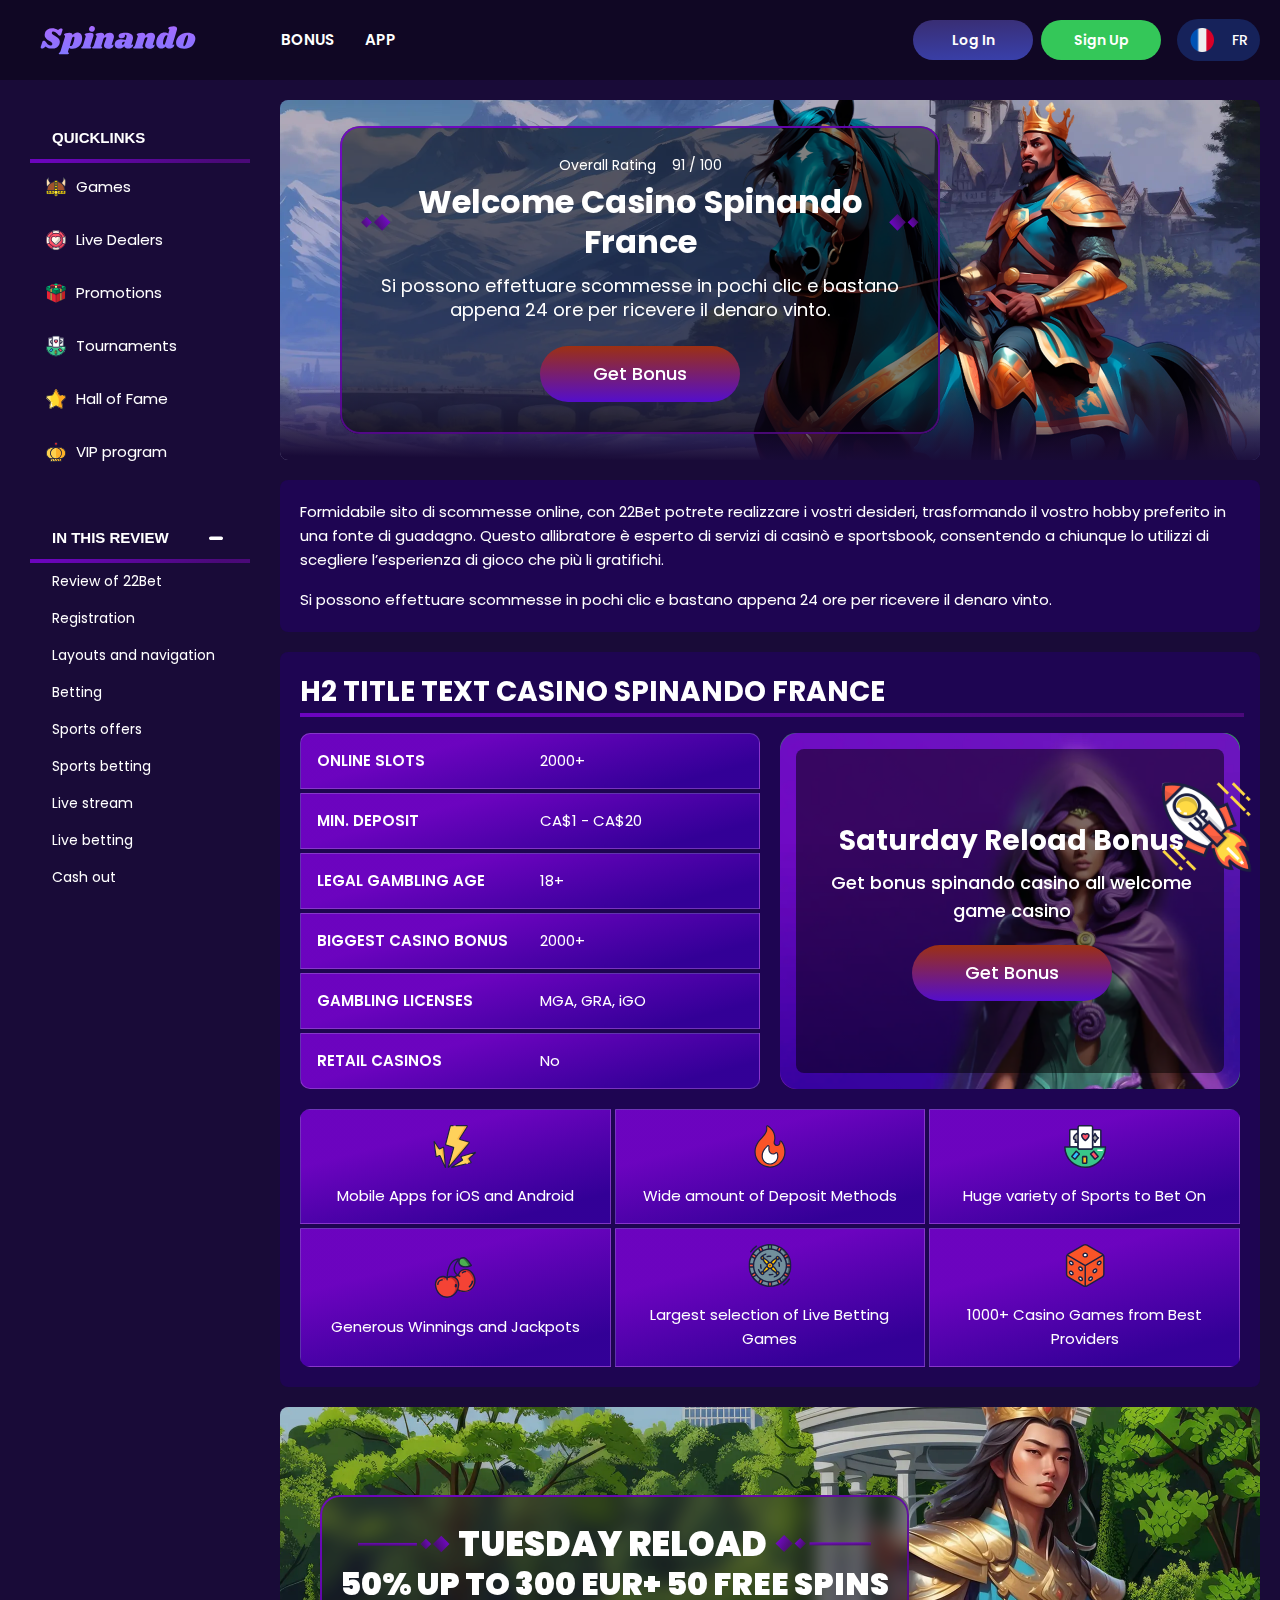
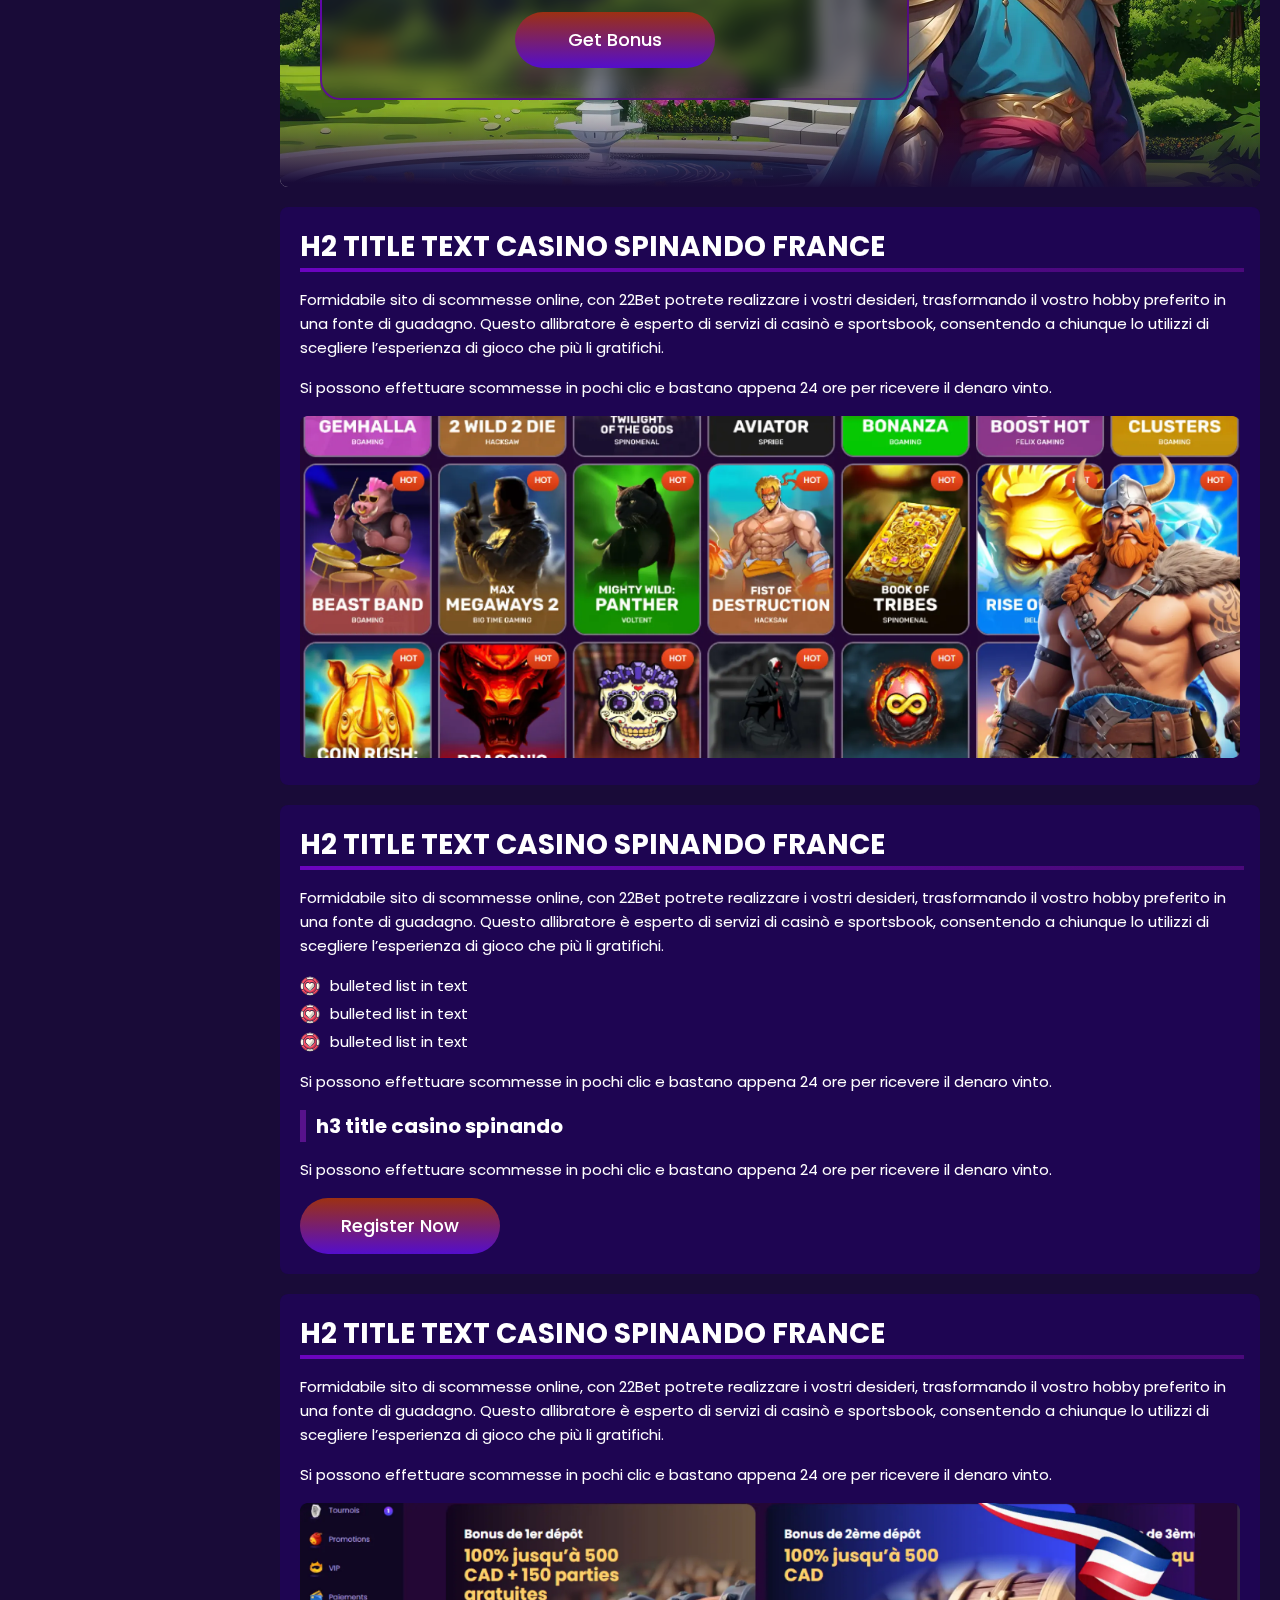
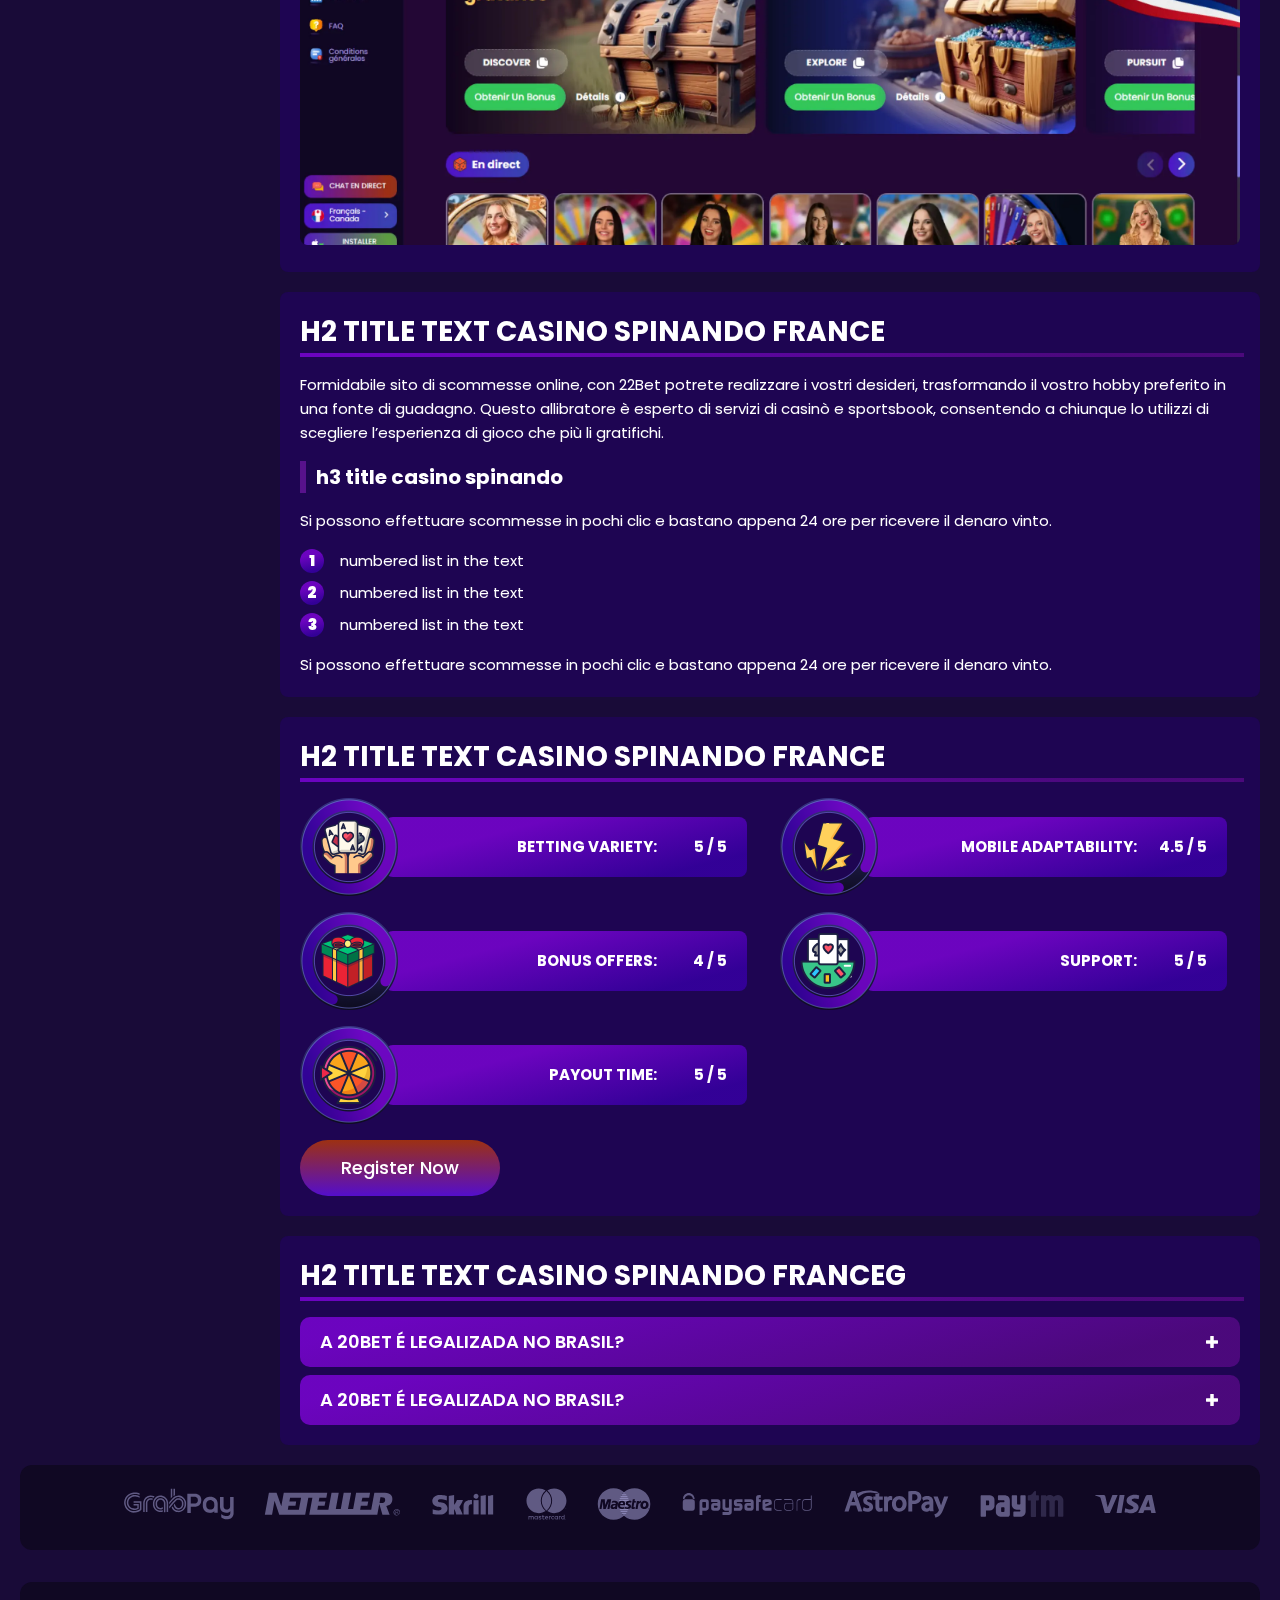
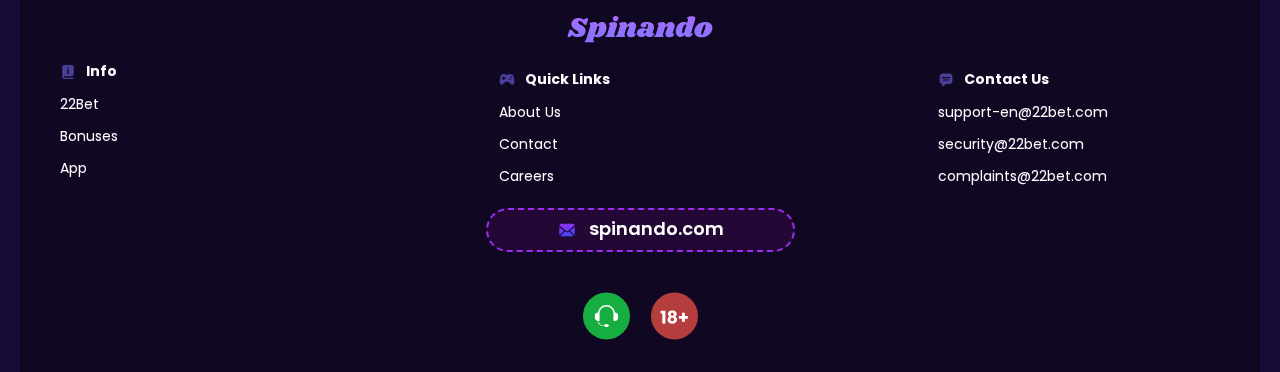
<file: index.html>
<!DOCTYPE html>
<html lang="fr">
  <head>
    <meta charset="UTF-8" />
    <meta name="viewport" content="width=device-width, initial-scale=1.0" />
    <title>Welcome Package</title>
    <meta
      name="description"
      content=""
    />
    <meta property="og:site_name" content="" />
    <meta
      property="og:title"
      content="Welcome Package"
    />
    <meta property="og:type" content="website" />
    <meta property="og:url" content="http://spinando.fr/" />
    <meta property="og:image" content />
    <meta property="og:image:alt" content />
    <meta property="og:locale" content="fr" />
    <meta
      property="og:description"
      content=""
    />
    <link rel="preconnect" href="https://fonts.googleapis.com" />
    <link rel="preconnect" href="https://fonts.gstatic.com" crossorigin />
    <link
      href="https://fonts.googleapis.com/css2?family=Poppins:wght@400;500;600;700;900&family=Roboto&family=Roboto+Condensed:ital,wght@0,100..900;1,100..900&display=swap"
      rel="stylesheet"
    />
    <link rel="stylesheet" href="./css/reset.css" />
    <link rel="stylesheet" href="./css/main.css" />
    <link rel="stylesheet" href="./css/media.css" />
    <link rel="icon" href="./images/favicon.ico" type="image/x-icon" />
    
     <script src="https://code.jquery.com/jquery-3.6.1.min.js" integrity="sha256-o88AwQnZB+VDvE9tvIXrMQaPlFFSUTR+nldQm1LuPXQ=" crossorigin="anonymous"></script>
  </head>
  <body>
    <header class="header">
      <section class="content header__content">
        <a href="./index.html" class="logo header__logo"
          ><img src="./images/logo.svg" alt="logo" title=""
        /></a>
        <button class="header__btn-menu">
          <svg
            width="16px"
            height="16px"
            viewBox="0 0 16 16"
            xmlns="http://www.w3.org/2000/svg"
          >
            <rect y="0" width="16" height="3" rx="1.5"></rect>
            <rect y="6.5" width="16" height="3" rx="1.5"></rect>
            <rect y="13" width="16" height="3" rx="1.5"></rect>
          </svg>
        </button>
        <nav class="menu header__menu">
          <ul class="header__menu-list">
            <li><a href="./bonus.html">Bonus</a></li>
            <li><a href="./app.html">App</a></li>
          </ul>
          <div class="header__btn">
            <a
              href="#"
              class="header__button header__button-login header__btn-login"
              >Log in
            </a>
            <a
              href="#"
              class="header__button header__button-signin header__btn-signin"
              >Sign Up</a
            >
          </div>
         
        </nav>
     
       
        <a href="#" class="header__button header__button-login">Log in</a>
        <a href="#" class="header__button header__button-signin">Sign Up</a>
         <a class="header__country" href="#">
              <span><img src="./images/flag.png" alt=" Flag" title /></span>
             <span>fr</span>
            </a>
     
      </section>
    </header>
 <main class="main">
        <aside class="sidebar-wrapper">
            <section class="content sidebar">
              <nav class="menu sidebar__menu">
                 <button class="sidebar__nav-button ">
               Quicklinks
                </button>
                <ul>
                  <li >
                    <a href="#" ><img class="icon-default" src="./images/sidebar/games.svg" alt=" Games"  title/>
                     Games</a>
                    
                  </li>
                  <li >
                    <a href="" ><img class="icon-default" src="./images/sidebar/live.svg" alt="live" title/>
                     Live Dealers</a>
                  </li>
                  <li >
                    <a href="#" > <img class="icon-default" src="./images/sidebar/promotions.svg"  alt="Promotions"  title/>
                      
                      <span>Promotions</span></a>
                  </li> 
                       <li >
                    <a href="" ><img class="icon-default" src="./images/sidebar/tournaments.svg" alt="tournaments" title/>
                     Tournaments</a>
                  </li>
                  <li >
                    <a href="#" ><img class="icon-default" src="./images/sidebar/hall.svg" alt="Hall of Fame" title>
                     
                      Hall of Fame</a>
                  </li>
                  <li >
                    <a href="" ><img class="icon-default" src="./images/sidebar/vip.svg" alt="vip" title/>
                      VIP program </a>
                  </li>
                                   
                </ul>

                </nav>
              
              <div class="sidebar__navigation">
                <button class="sidebar__links-button">
                In this review
                </button>
                <div class="sidebar__links">
                  <ul class="sidebar__links-list">
                      <li ><a  href="#" title>Review of 22Bet </a></li>
                      <li ><a  href="#" title>Registration</a></li>
                      <li ><a  href="#" title>Layouts and navigation </a></li>
                      <li ><a  href="#" title>Betting</a></li>
                      <li ><a  href="#" title>Sports offers</a></li>
                      <li ><a  href="#" title>Sports betting</a></li>
                      <li ><a  href="#" title>Live stream</a></li>
                      <li ><a  href="#" title>Live betting</a></li>
                      <li ><a  href="#" title>Cash out</a></li>
                      
                  </ul>
                </div>
              </div>
            </section>
          </aside>
    
          <section class="content__wrapper">
            <section class="content hero hero__content">
              <div class="background hero__background">
                <img src="./images/main/bg-main.webp" alt="hero" title />
                 <div class="hero__background-decor">
                <img src="./images/main/decor-bg-main.png" alt="hero" title />
              </div>
              </div>
    
              <div class="hero__data">
                <div
                  class="hero__rating"
                 
                >
                  <p>Overall Rating</p>
                 
                  <span
                   
                  >
                    <span > 91 </span>
                    <span> / </span>
                    <span > 100 </span>
                 
                  </span>
                </div>
                <h1 class="title general hero__title">
                Welcome Casino Spinando france
                </h1>
                <p class="hero__text">Si possono effettuare scommesse in pochi clic e bastano appena 24 ore per ricevere il denaro vinto.</p>
                <a href="#" class="button hero__button">Get Bonus</a>
              </div>
            </section>
            <section class="content page-nav">
              <div class="page-nav-button sidebar__links-button">
               In this review
              </div>
              <ul class="page-nav-list sidebar__links-list">
               
                <li ><a  href="#" title>Review of 22Bet </a></li>
                      <li ><a  href="#" title>Registration</a></li>
                      <li ><a  href="#" title>Layouts and navigation</a></li>
                      <li ><a  href="#" title>Betting</a></li>
                      <li ><a  href="#" title>Sports offers</a></li>
                      <li ><a  href="#" title>Sports betting</a></li>
                      <li ><a  href="#" title>Live stream</a></li>
                      <li ><a  href="#" title>Live betting</a></li>
                      <li ><a  href="#" title>Cash out</a></li>
              </ul>
            </section>
            <section class="content article ">
          
                <p >
                  Formidabile sito di scommesse online, con 22Bet potrete realizzare i
                  vostri desideri, trasformando il vostro hobby preferito in una fonte
                  di guadagno. Questo allibratore è esperto di servizi di casinò e
                  sportsbook, consentendo a chiunque lo utilizzi di scegliere
                  l’esperienza di gioco che più li gratifichi.
                </p>
           
                <p >
                  Si possono effettuare scommesse in pochi clic e bastano appena 24 ore
                  per ricevere il denaro vinto.
                </p>
              </section>
              <section class="content features">
                <h2 class="title high features__title">H2 title text casino Spinando France</h2>
                  <div class="features__list">
                    <table class="about__table">
                      <tbody class="about__group">
                        
                          <tr>
                          <td>Online slots</td>
                          <td>2000+</td>
                         </tr>
                         
                         <tr>
                          <td>Min. deposit</td>
                          <td>CA$1 - CA$20</td>
                         </tr>
                         <tr>
                          <td>Legal gambling age</td>
                          <td>18+</td>
                        </tr>
                       
                          <tr>
                            <td>Biggest casino bonus</td>
                            <td>2000+</td>
                           </tr>
                          <tr>
                            <td>Gambling licenses</td>
                            <td>MGA, GRA, iGO</td>
                          </tr>
                          <tr>
                            <td>Retail casinos</td>
                            <td>No</td>
                          </tr>
                        </div>
                      </tbody>
                    </table>
                       <div class="features__banner bonuses__item">
             
              <div class="background bonuses__img bonuses__img-main">
                <img src="./images/main/features-banner.webp" alt="" title="" />
              </div>
              <div class="bonuses__desc">
                <div><h2 class="title high bonuses__title">
               Saturday
Reload Bonus
                 </h2>
                
                 <p>Get bonus spinando casino all welcome game casino </p></div>
                 <div class="bonuses__buttons">
                   <a href="#" class="button bonuses__button">Get Bonus</a>
                 
                 </div>
                
              </div>
             
            </div>
                  </div>
                    <div class="features__info">
                    <ul >
                       <li>
                        <img src="./images/main/features-icon1.svg" alt="icon" title>
                        Mobile Apps for iOS and Android
                      </li>
                       <li>
                         <img src="./images/main/features-icon2.svg" alt="icon" title>
                        Wide amount of Deposit Methods
                      </li>
                       <li >
                         <img src="./images/main/features-icon3.svg" alt="icon" title>
                              Huge variety of Sports to Bet On
                      </li>
                      
                       <li>
                         <img src="./images/main/features-icon4.svg" alt="icon" title>
                        Generous Winnings and Jackpots
                      </li>
                      <li>
                         <img src="./images/main/features-icon5.svg" alt="icon" title>
                       Largest selection of Live Betting Games
                      </li>
                     
                      <li>
                         <img src="./images/main/features-icon6.svg" alt="icon" title>
                        1000+ Casino Games from Best Providers
                      </li>
                    </ul>
                   </div>
              </section> 
              <section class="content banner">
                <div class="background banner__background">
                  
                  <img src="./images/main/banner-main.webp" alt="banner" title />
                </div>
                <div class="banner__info">
                  <h2 class="title high banner__title-main">
                 Tuesday Reload 
                  </h2>
                  <p class="banner__subtitle">50% up to 300 EUR+ 50 Free spins</p>
                 
                  <a href="#" class="button banner__button">Get Bonus</a>
                </div>
              </section>
             <section class=" content article">
                <h2 class="article__title high title">H2 title text casino Spinando France</h2>
                 <p class="">
                  Formidabile sito di scommesse online, con 22Bet potrete realizzare i
                  vostri desideri, trasformando il vostro hobby preferito in una fonte
                  di guadagno. Questo allibratore è esperto di servizi di casinò e
                  sportsbook, consentendo a chiunque lo utilizzi di scegliere
                  l’esperienza di gioco che più li gratifichi.
                </p>
               
                <p >
                  Si possono effettuare scommesse in pochi clic e bastano appena 24 ore
                  per ricevere il denaro vinto.
                </p>
                <div class="images">
                  <img
                  src="./images/main/image1-main.webp"
                  alt="images" title
                  class=""
                  
                />
                </div>
               
               
              </section>
              <section class=" content article ">
                <h2 class="article__title high title">H2 title text casino Spinando France</h2>
                <p >
                  Formidabile sito di scommesse online, con 22Bet potrete realizzare i
                  vostri desideri, trasformando il vostro hobby preferito in una fonte
                  di guadagno. Questo allibratore è esperto di servizi di casinò e
                  sportsbook, consentendo a chiunque lo utilizzi di scegliere
                  l’esperienza di gioco che più li gratifichi.
                </p>
                <ul>
                  <li >bulleted list in text</li>
                  <li >bulleted list in text</li>
                  <li >bulleted list in text</li>
                </ul>
                <p >
                  Si possono effettuare scommesse in pochi clic e bastano appena 24 ore
                  per ricevere il denaro vinto.
                </p>
                <h3>h3 title casino spinando</h3>
                 <p >
                  Si possono effettuare scommesse in pochi clic e bastano appena 24 ore
                  per ricevere il denaro vinto.
                </p>
                <a href="#" class="button  ">Register now</a>
              </section>
              <section class=" content article">
                <h2 class="article__title high title">H2 title text casino Spinando France</h2>
                 <p class="">
                  Formidabile sito di scommesse online, con 22Bet potrete realizzare i
                  vostri desideri, trasformando il vostro hobby preferito in una fonte
                  di guadagno. Questo allibratore è esperto di servizi di casinò e
                  sportsbook, consentendo a chiunque lo utilizzi di scegliere
                  l’esperienza di gioco che più li gratifichi.
                </p>
              
                <p >
                  Si possono effettuare scommesse in pochi clic e bastano appena 24 ore
                  per ricevere il denaro vinto.
                </p>
                  <div class="images">
                    <img
                    src="./images/main/image2-main.webp"
                    alt="images" title
                    class=""
                    
                  />
                  </div>
               
               
              </section>
              <section class=" content article ">
                <h2 class="article__title high title">H2 title text casino Spinando France</h2>
                <p >
                  Formidabile sito di scommesse online, con 22Bet potrete realizzare i
                  vostri desideri, trasformando il vostro hobby preferito in una fonte
                  di guadagno. Questo allibratore è esperto di servizi di casinò e
                  sportsbook, consentendo a chiunque lo utilizzi di scegliere
                  l’esperienza di gioco che più li gratifichi.
                </p>
<h3>h3 title casino spinando</h3>
<p >
                  Si possono effettuare scommesse in pochi clic e bastano appena 24 ore
                  per ricevere il denaro vinto.
                </p>
                <ol>
                  <li>numbered list in the text</li>
                  <li>numbered list in the text</li>
                  <li>numbered list in the text</li>
                </ol>
                 <p >
                  Si possono effettuare scommesse in pochi clic e bastano appena 24 ore
                  per ricevere il denaro vinto.
                </p>
               
                
               
              </section>
             <section class="content ratings ">
                
              <h2 class="ratings__title high title">H2 title text casino Spinando France</h2> 
              <div class="ratings__content">
                <ul class="ratings__list">
                  <li>
                     <div class="ratings__img">
                      <img src="./images/main/ratings-icon1.png" alt="ratings" title>
                     
                                            
                    </div>
                    <div  class="ratings__info">
                     
                      <span class="ratings__data">
                        <span>5</span>
                        <span>/</span>
                        <span>5</span>
                      </span>
                       
                      <p>Betting Variety:</p>
                    </div>
                  
                  </li>
                 <li>
                     <div class="ratings__img">
                      <img src="./images/main/ratings-icon2.png" alt="ratings" title>
                     
                    </div>
                    <div  class="ratings__info">
                     
                      <span class="ratings__data">
                        <span>4.5</span>
                        <span>/</span>
                        <span>5</span>
                      </span>
                       
                      <p>Mobile Adaptability: </p>
                    </div>
                  
                  </li>
                   <li>
                     <div class="ratings__img">
                      <img src="./images/main/ratings-icon3.png" alt="ratings" title>
                                  
                    </div>
                    <div  class="ratings__info">
                     
                      <span class="ratings__data">
                        <span>4</span>
                        <span>/</span>
                        <span>5</span>
                      </span>
                       
                      <p>Bonus Offers:</p>
                    </div>
                  
                  </li>
               
               <li>
                     <div class="ratings__img">
                      <img src="./images/main/ratings-icon4.png" alt="ratings" title>
                     
                    </div>
                    <div  class="ratings__info">
                     
                      <span class="ratings__data">
                        <span>5</span>
                        <span>/</span>
                        <span>5</span>
                      </span>
                       
                      <p>Support: </p>
                    </div>
                  
                  </li>
                         <li>
                     <div class="ratings__img">
                      <img src="./images/main/ratings-icon5.png" alt="ratings" title>
                                         
                    </div>
                    <div  class="ratings__info">
                     
                      <span class="ratings__data">
                        <span>5</span>
                        <span>/</span>
                        <span>5</span>
                      </span>
                       
                      <p>Payout Time:</p>
                    </div>
                  
                  </li>
    
                 
                  
                </ul>
               
              </div>
            
              <a href="#" class="button ratings__button">Register now</a>
              </section>
               <section class="content faq ">
                <h2 class="title high faq__title ">H2 title text casino Spinando Franceg</h2>
                <ul class="faq__list ">
                  <li class="faq__item"  >
                    <h3 class="title medium faq__subtitle js-button-expander"  >A 20Bet é legalizada no Brasil?
                     </h3>
                    <div  class="faq__answer js-expand-content" >
                      <p  >
                      O pacote especial para novos usuários da 20Bet paga 100% sobre o primeiro depósito, com limite de 600 BRL.
                      </p>
                    </div>
                  </li>
                   <li class="faq__item"  >
                    <h3 class="title medium faq__subtitle js-button-expander"  >A 20Bet é legalizada no Brasil?
                     </h3>
                    <div  class="faq__answer js-expand-content" >
                      <p  >
                      O pacote especial para novos usuários da 20Bet paga 100% sobre o primeiro depósito, com limite de 600 BRL.
                      </p>
                    </div>
                  </li>
                 
                </ul>
              </section> 
              <div class=""  onclick="scrollToTop()">
                <button class="main__arrow" id="scrollToTopBtn"></button>
              </div> 
          </section>
    
    </main> 
    <footer class="footer">
      <section class="content footer__content">
        <ul class="footer__cards">
         
          <li>
            <a href="#"
              ><img src="./images/grabpay.svg" alt="cards" title
            /></a>
          </li>
          <li>
            <a href="#"><img src="./images/neteller.svg" alt="cards" title /></a>
          </li>
          <li>
            <a href="#"><img src="./images/scrill.svg" alt="cards" title /></a>
          </li>
          <li>
            <a href="#"><img src="./images/mastercard.svg" alt="cards" title /></a>
          </li>
          <li>
            <a href="#"><img src="./images/maestro.svg" alt="cards" title /></a>
          </li>
          <li>
            <a href="#"><img src="./images/paysafecard.svg" alt="cards" title /></a>
          </li>
          <li>
            <a href="#"><img src="./images/astropay.svg" alt="cards" title /></a>
          </li>
          <li>
            <a href="#"><img src="./images/paytm.svg" alt="cards" title /></a>
          </li>
          
          <li>
            <a href="#"><img src="./images/visa.svg" alt="cards" title /></a>
          </li>
        </ul>
       <div class="footer__wrapper">
        <a href="./index.html" class="logo footer__logo"
        ><img src="./images/logo.svg" alt="logo" title=""
      /></a>
        <ul class="footer__menu">
          <li>
            <div>
              <img src="./images/before-information.svg" alt="icon" title> Info
              
            </div>
            <ul class="footer__info">
              <li><a href="#"> 22Bet
              </a></li>
              <li><a href="#">Bonuses</a></li>
              <li><a href="#">App</a></li>
            
            </ul>
          </li>
          
          <li>
            <div><img src="./images/before-useful.svg" alt="icon" title> Quick Links</div>
            <ul class="footer__info">
              <li><a href="#">About Us</a></li>
              <li><a href="#">Contact</a></li>
              <li><a href="#">Careers</a></li>
             
            </ul>
          </li>
          <li>
            <div><img src="./images/before-contact.svg" alt="icon" title> Contact Us
            </div>
            <ul class="footer__info">
              <li><a href="mailto:Support-En@22bet.Com">support-en@22bet.com</a></li>
              <li><a href="mailto:Security@22bet.Com">security@22bet.com</a></li>
              <li><a href="mailto:Complaints@22bet.Com">complaints@22bet.com</a></li>
            </ul>
          </li>
        </ul>
        <div class="footer__wrapp">
          
          <a href="#" class="footer__link">
            <img src="./images/email.svg" alt="icon" title="">
            spinando.com
          </a>
          <div class="footer__btn">
            <img src="./images/support.svg" alt="support" title />
          <img src="./images/age.svg" alt="age" title />
          </div>
        </div>
       </div>
       
       
      </section>
    </footer>
    <script src="./js/sidebar.js" defer></script>
    <script src="./js/arrowUp.js" defer></script>
    <script src="./js/expander.js" defer></script>
    <script src="./js/mobile-menu.js" defer></script>
    

  </body>
</html>
</file>
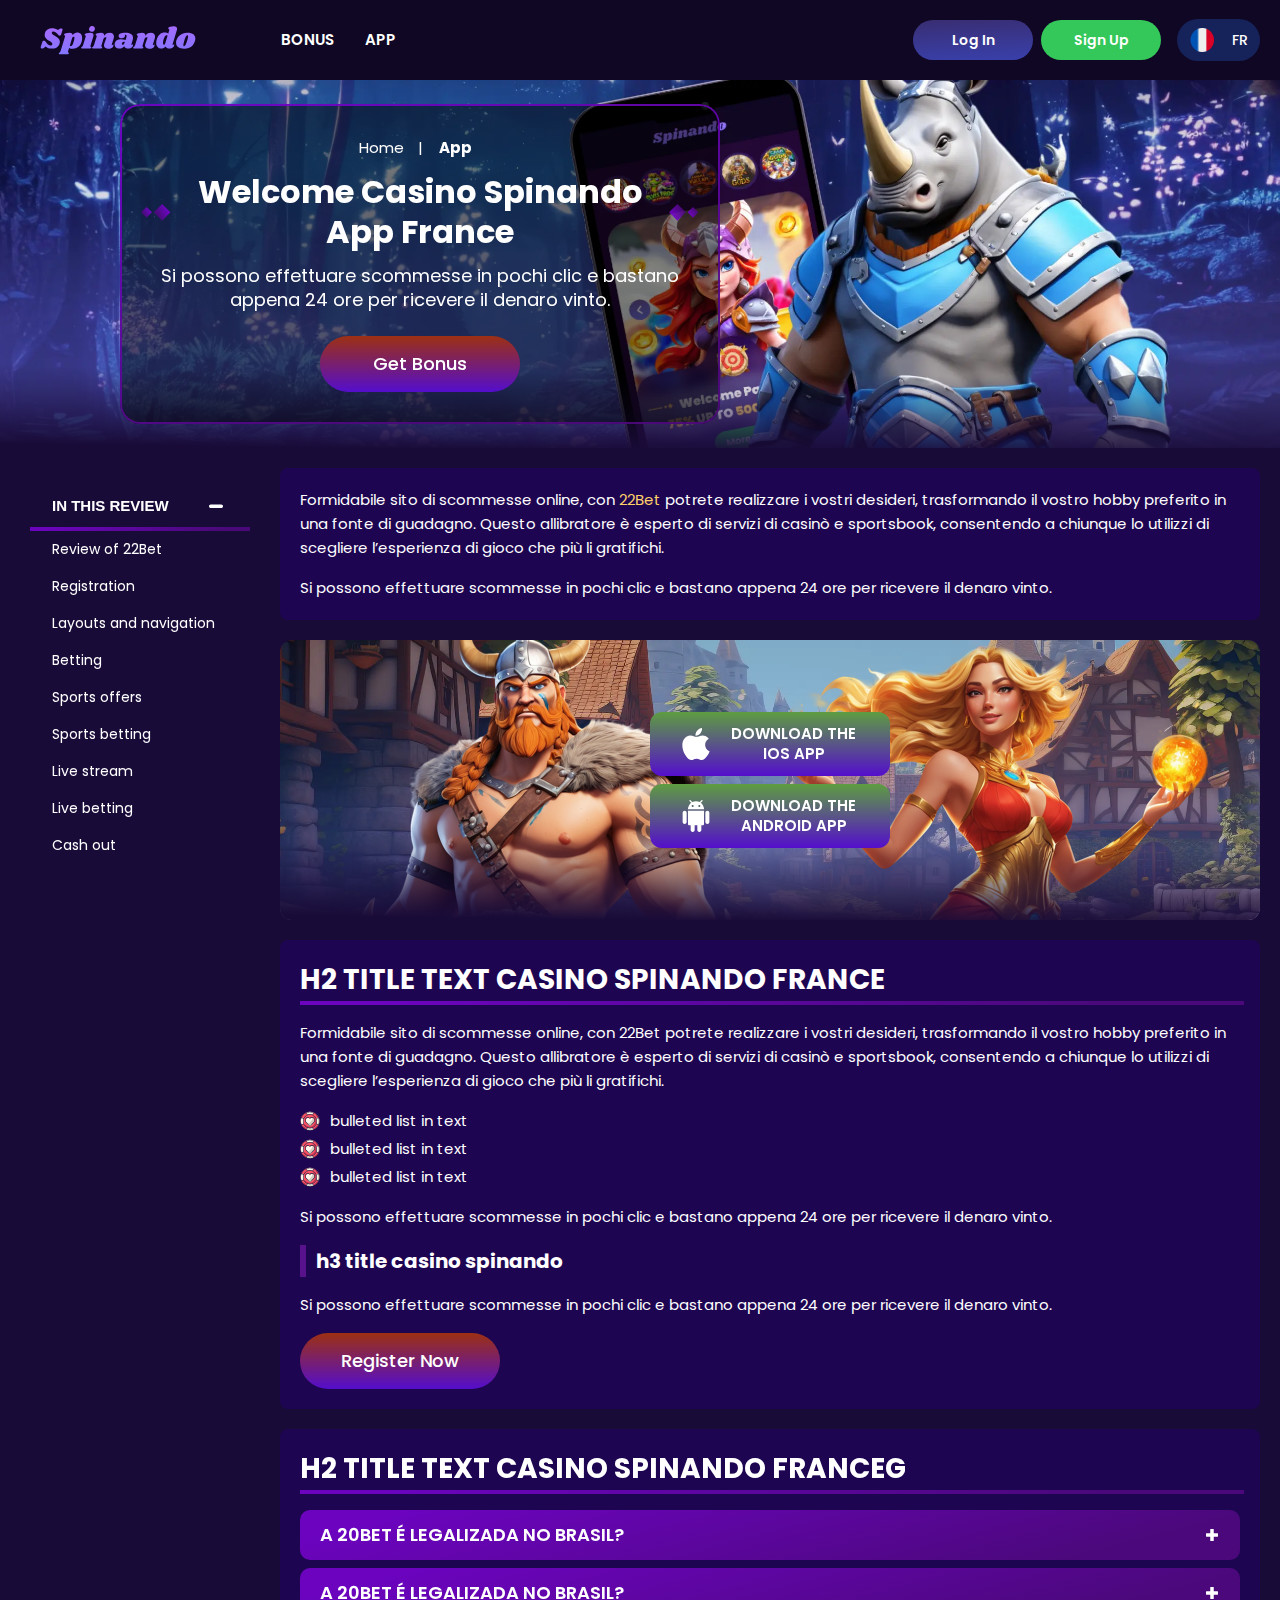
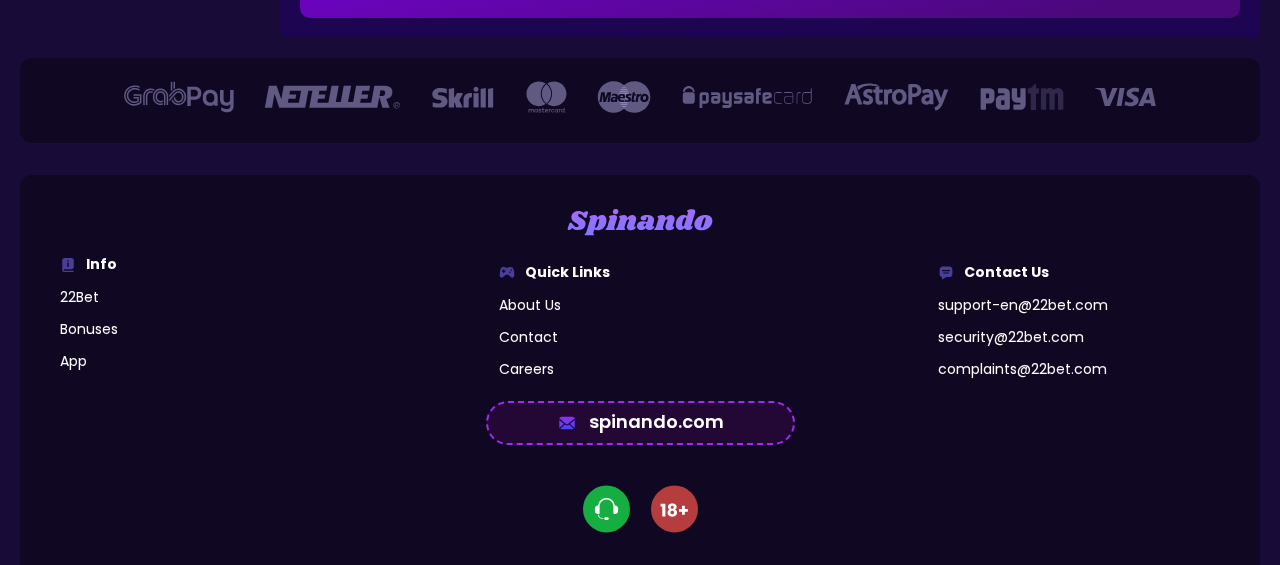
<file: app.html>
<!DOCTYPE html>
<html lang="fr">
  <head>
    <meta charset="UTF-8" />
    <meta name="viewport" content="width=device-width, initial-scale=1.0" />
    <title>Welcome Package</title>
    <meta
      name="description"
      content=""
    />
    <meta property="og:site_name" content="" />
    <meta
      property="og:title"
      content="Welcome Package"
    />
    <meta property="og:type" content="website" />
    <meta property="og:url" content="http://spinando.fr/" />
    <meta property="og:image" content />
    <meta property="og:image:alt" content />
    <meta property="og:locale" content="fr" />
    <meta
      property="og:description"
      content=""
    />
    <link rel="preconnect" href="https://fonts.googleapis.com" />
    <link rel="preconnect" href="https://fonts.gstatic.com" crossorigin />
    <link
      href="https://fonts.googleapis.com/css2?family=Poppins:wght@400;500;600;700;900&family=Roboto&family=Roboto+Condensed:ital,wght@0,100..900;1,100..900&display=swap"
      rel="stylesheet"
    />
    <link rel="stylesheet" href="./css/reset.css" />
    <link rel="stylesheet" href="./css/main.css" />
    <link rel="stylesheet" href="./css/media.css" />
    <link rel="icon" href="./images/favicon.ico" type="image/x-icon" />
    <script
      src="https://code.jquery.com/jquery-3.6.1.min.js"
      integrity="sha256-o88AwQnZB+VDvE9tvIXrMQaPlFFSUTR+nldQm1LuPXQ="
      crossorigin="anonymous"
    ></script>
  </head>
  <body>
    <header class="header">
      <section class="content header__content">
        <a href="./index.html" class="logo header__logo"
          ><img src="./images/logo.svg" alt="logo" title=""
        /></a>
        <button class="header__btn-menu">
          <svg
            width="16px"
            height="16px"
            viewBox="0 0 16 16"
            xmlns="http://www.w3.org/2000/svg"
          >
            <rect y="0" width="16" height="3" rx="1.5"></rect>
            <rect y="6.5" width="16" height="3" rx="1.5"></rect>
            <rect y="13" width="16" height="3" rx="1.5"></rect>
          </svg>
        </button>
        <nav class="menu header__menu">
          <ul class="header__menu-list">
            <li><a href="./bonus.html">Bonus</a></li>
            <li><a href="./app.html">App</a></li>
          </ul>
          <div class="header__btn">
            <a
              href="#"
              class="header__button header__button-login header__btn-login"
              >Log in
            </a>
            <a
              href="#"
              class="header__button header__button-signin header__btn-signin"
              >Sign Up</a
            >
          </div>
        
        </nav>
         
       
        <a href="#" class="header__button header__button-login">Log in</a>
        <a href="#" class="header__button header__button-signin">Sign Up</a>
 <a class="header__country" href="#">
              <span><img src="./images/flag.png" alt=" Flag" title /></span>
             <span>fr</span>
            </a>
        
      </section>
    </header>
       <section class=" hero hero__app hero__page">
          <div class="background hero__background hero__background-page">
            <img src="./images/app/bg-app.webp" alt="hero" title />
          </div>
  
          <div class="hero__data hero__data-app">
            <ul
              class="breadcrumbs"
             
            >
              <li
               
              >
                <a href="#" >
                  <span >Home</span></a
                >
                
              </li>
              <li
                
              >
                <a href="#" > <span >App</span></a>
                
              </li>
            </ul>
            <h1 class="title general hero__title hero__title-page">
             Welcome Casino Spinando App france
            </h1>
             <p class="hero__text">Si possono effettuare scommesse in pochi clic e bastano appena 24 ore per ricevere il denaro vinto.</p>
             
              <a href="#" class="button hero__button">Get Bonus</a>
           
          </div>
        </section>
    <main class="main main-page">
     
      <section class="main__wrap main__wrap-page">
        <aside class="sidebar-wrapper">
          <section class="content sidebar">
          
            <div class="sidebar__navigation">
              <button class="sidebar__links-button">
            In this review
              </button>
              <div class="sidebar__links">
                <ul class="sidebar__links-list">
                    <li ><a  href="#" title>Review of 22Bet</a></li>
                    <li ><a  href="#" title>Registration</a></li>
                    <li ><a  href="#" title>Layouts and navigation</a></li>
                    <li ><a  href="#" title>Betting</a></li>
                    <li ><a  href="#" title>Sports offers</a></li>
                    <li ><a  href="#" title>Sports betting</a></li>
                    <li ><a  href="#" title>Live stream</a></li>
                    <li ><a  href="#" title>Live betting</a></li>
                    <li ><a  href="#" title>Cash out</a></li>
                    
                </ul>
              </div>
            </div>
          </section>
        </aside>
  

      <section class="content__wrapper">
     
        <section class="content page-nav">
          <div class="page-nav-button sidebar__links-button">In this review</div>
          <ul class="page-nav-list sidebar__links-list">
            <li ><a  href="#" title>Review of 22Bet </a></li>
            <li ><a  href="#" title>Registration</a></li>
            <li ><a  href="#" title>Layouts and navigation</a></li>
            <li ><a  href="#" title>Betting</a></li>
            <li ><a  href="#" title>Sports offers</a></li>
            <li ><a  href="#" title>Sports betting</a></li>
            <li ><a  href="#" title>Live stream</a></li>
            <li ><a  href="#" title>Live betting</a></li>
            <li ><a  href="#" title>Cash out</a></li>
          </ul>
        </section>
        <section class="content article">
        
          <p>
            Formidabile sito di scommesse online, con
            <a href="#">22Bet</a> potrete realizzare i vostri desideri, trasformando il vostro hobby preferito in una fonte di guadagno. Questo allibratore è esperto di servizi di casinò e sportsbook, consentendo a chiunque lo utilizzi di scegliere l’esperienza di gioco che più li gratifichi.
          </p>
        
          <p>Si possono effettuare scommesse in pochi clic e bastano appena 24 ore per ricevere il denaro vinto.</p>
        </section>
        <section class="content banner__app">
          <div class="background banner__background-app">
            <img src="./images/app/banner-app.webp" alt="banner" title> 
            <div class=" banner__background-app-decor1">
            <img src="./images/app/decor-banner-app1.png" alt="banner" title> 
          </div>
           <div class=" banner__background-app-decor2">
            <img src="./images/app/decor-banner-app2.png" alt="banner" title> 
          </div>
          </div>
            <div class="banner__content banner__content-app">
            
               
                  <a href="#" class="banner__btn banner__btn-android"
                ><img src="./images/app/apple.svg" alt="icon" title><div> DOWNLOAD
THE IOS APP</div></a>
                
              
              <a href="#" class="banner__btn banner__btn-app">
                <img src="./images/app/android.svg" alt="icon" title>
                <div>DOWNLOAD THE android APP</div></a>
                
            </div>
        </section>
    
        <section class="content article">
          <h2 class="article__title high title">
           H2 title text casino Spinando France
          </h2>
          <p>
            Formidabile sito di scommesse online, con 22Bet potrete realizzare i vostri desideri, trasformando il vostro hobby preferito in una fonte di guadagno. Questo allibratore è esperto di servizi di casinò e sportsbook, consentendo a chiunque lo utilizzi di scegliere l’esperienza di gioco che più li gratifichi.
          </p>
          
          <ul >
            <li >bulleted list in text</li>
                  <li >bulleted list in text</li>
                  <li >bulleted list in text</li>
          </ul>
          <p>Si possono effettuare scommesse in pochi clic e bastano appena 24 ore per ricevere il denaro vinto.</p>
          <h3>h3 title casino spinando</h3>
          <p>Si possono effettuare scommesse in pochi clic e bastano appena 24 ore per ricevere il denaro vinto.</p>
         
          <a href="#" class="button article__button article__button-page ">Register now</a>
        </section>
      <section class="content faq ">
                <h2 class="title high faq__title ">H2 title text casino Spinando Franceg</h2>
                <ul class="faq__list ">
                  <li class="faq__item"  >
                    <h3 class="title medium faq__subtitle js-button-expander"  >A 20Bet é legalizada no Brasil?
                     </h3>
                    <div  class="faq__answer js-expand-content" >
                      <p  >
                      O pacote especial para novos usuários da 20Bet paga 100% sobre o primeiro depósito, com limite de 600 BRL.
                      </p>
                    </div>
                  </li>
                   <li class="faq__item"  >
                    <h3 class="title medium faq__subtitle js-button-expander"  >A 20Bet é legalizada no Brasil?
                     </h3>
                    <div  class="faq__answer js-expand-content" >
                      <p  >
                      O pacote especial para novos usuários da 20Bet paga 100% sobre o primeiro depósito, com limite de 600 BRL.
                      </p>
                    </div>
                  </li>
                 
                </ul>
              </section>
      </section>
      </section>
    </main>
   <footer class="footer">
      <section class="content footer__content">
        <ul class="footer__cards">
         
          <li>
            <a href="#"
              ><img src="./images/grabpay.svg" alt="cards" title
            /></a>
          </li>
          <li>
            <a href="#"><img src="./images/neteller.svg" alt="cards" title /></a>
          </li>
          <li>
            <a href="#"><img src="./images/scrill.svg" alt="cards" title /></a>
          </li>
          <li>
            <a href="#"><img src="./images/mastercard.svg" alt="cards" title /></a>
          </li>
          <li>
            <a href="#"><img src="./images/maestro.svg" alt="cards" title /></a>
          </li>
          <li>
            <a href="#"><img src="./images/paysafecard.svg" alt="cards" title /></a>
          </li>
          <li>
            <a href="#"><img src="./images/astropay.svg" alt="cards" title /></a>
          </li>
          <li>
            <a href="#"><img src="./images/paytm.svg" alt="cards" title /></a>
          </li>
          
          <li>
            <a href="#"><img src="./images/visa.svg" alt="cards" title /></a>
          </li>
        </ul>
       <div class="footer__wrapper">
        <a href="./index.html" class="logo footer__logo"
        ><img src="./images/logo.svg" alt="logo" title=""
      /></a>
        <ul class="footer__menu">
          <li>
            <div>
              <img src="./images/before-information.svg" alt="icon" title> Info
              
            </div>
            <ul class="footer__info">
              <li><a href="#"> 22Bet
              </a></li>
              <li><a href="#">Bonuses</a></li>
              <li><a href="#">App</a></li>
            
            </ul>
          </li>
          
          <li>
            <div><img src="./images/before-useful.svg" alt="icon" title> Quick Links</div>
            <ul class="footer__info">
              <li><a href="#">About Us</a></li>
              <li><a href="#">Contact</a></li>
              <li><a href="#">Careers</a></li>
             
            </ul>
          </li>
          <li>
            <div><img src="./images/before-contact.svg" alt="icon" title> Contact Us
            </div>
            <ul class="footer__info">
              <li><a href="mailto:Support-En@22bet.Com">support-en@22bet.com</a></li>
              <li><a href="mailto:Security@22bet.Com">security@22bet.com</a></li>
              <li><a href="mailto:Complaints@22bet.Com">complaints@22bet.com</a></li>
            </ul>
          </li>
        </ul>
        <div class="footer__wrapp">
          
          <a href="#" class="footer__link">
            <img src="./images/email.svg" alt="icon" title="">
            spinando.com
          </a>
          <div class="footer__btn">
            <img src="./images/support.svg" alt="support" title />
          <img src="./images/age.svg" alt="age" title />
          </div>
        </div>
       </div>
       
       
      </section>
    </footer>
    <script src="./js/sidebar.js" defer></script>
    <script src="./js/expander.js" defer></script>
    <script src="./js/mobile-menu.js" defer></script>
    
  </body>
</html>
</file>
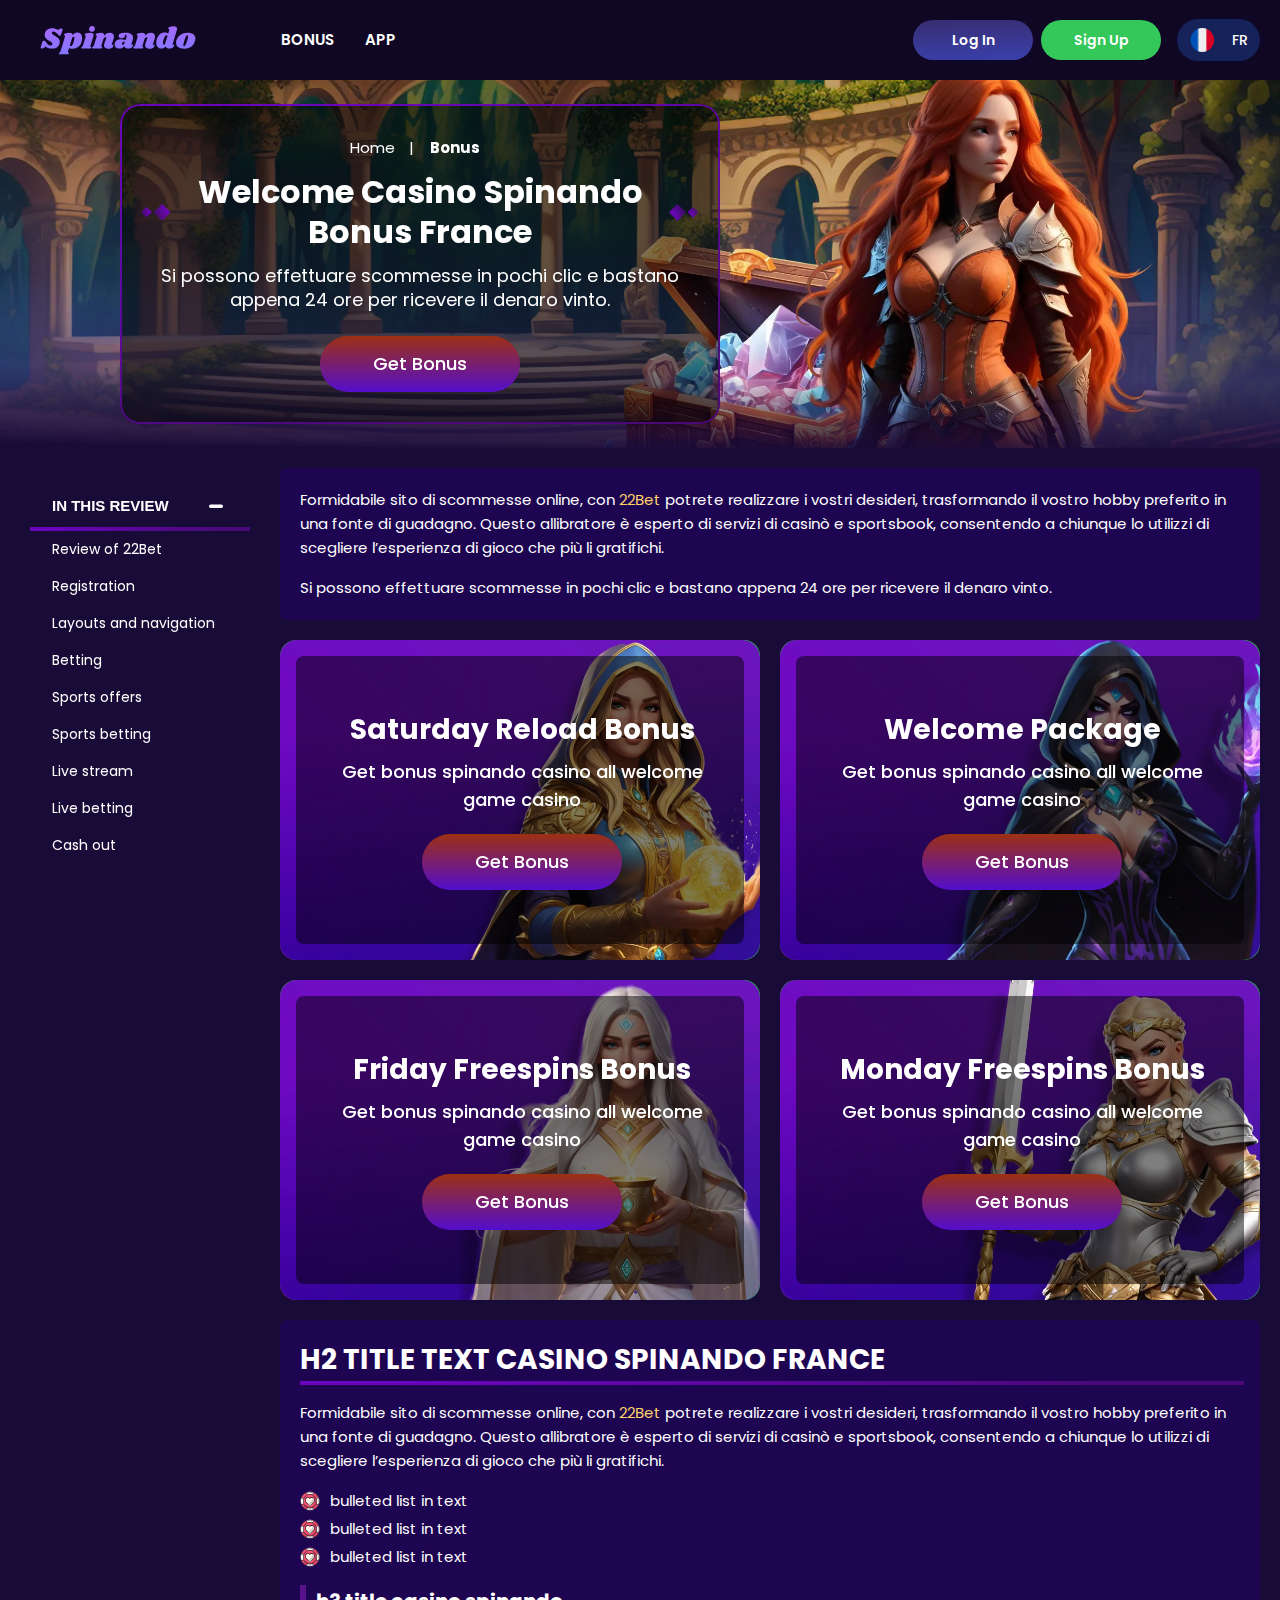
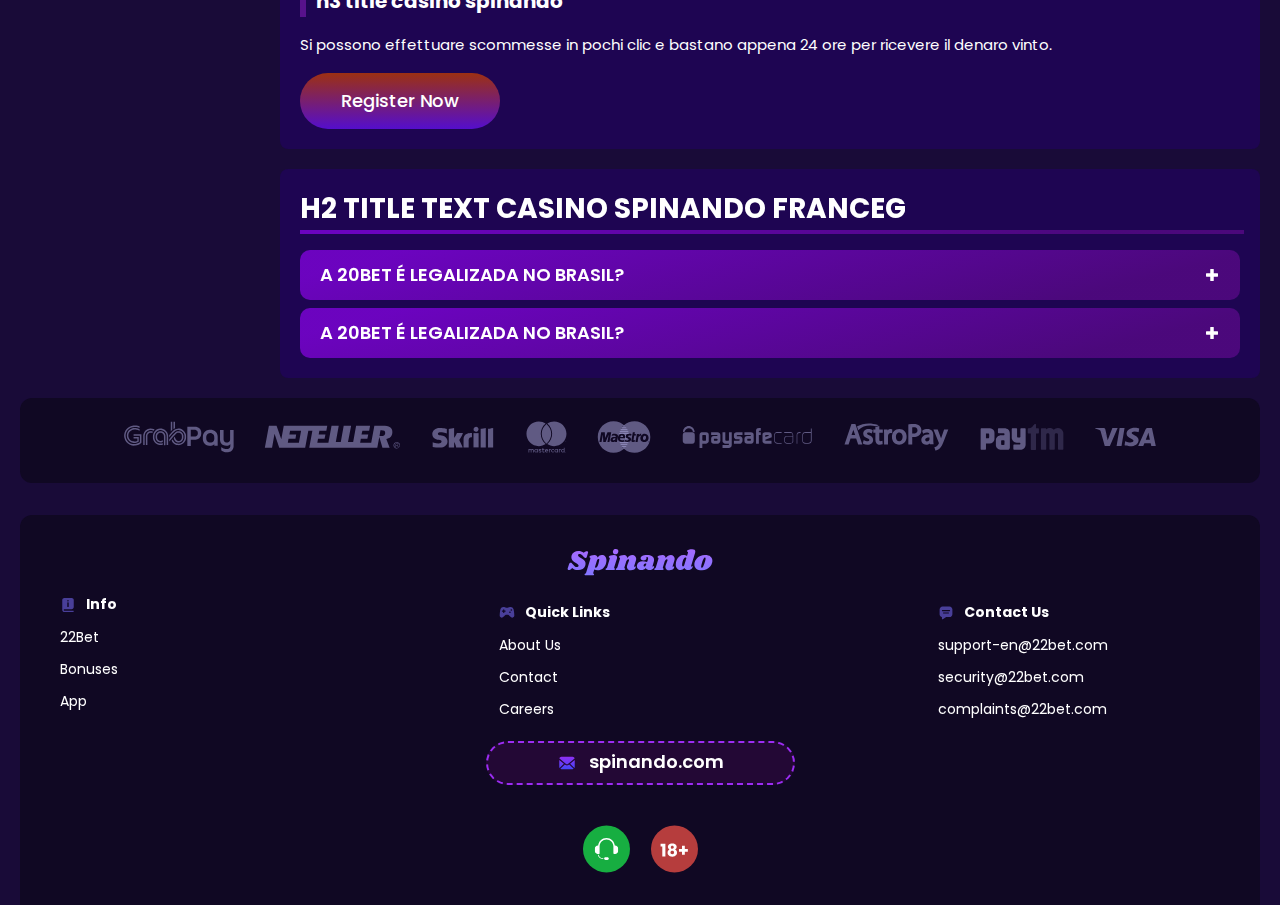
<file: bonus.html>
<!DOCTYPE html>
<html lang="fr">
  <head>
    <meta charset="UTF-8" />
    <meta name="viewport" content="width=device-width, initial-scale=1.0" />
    <title>Welcome Package</title>
    <meta
      name="description"
      content=""
    />
    <meta property="og:site_name" content="" />
    <meta
      property="og:title"
      content="Welcome Package"
    />
    <meta property="og:type" content="website" />
    <meta property="og:url" content="http://spinando.fr"/>
    <meta property="og:image" content />
    <meta property="og:image:alt" content />
    <meta property="og:locale" content="fr" />
    <meta
      property="og:description"
      content="l"
    />
    <link rel="preconnect" href="https://fonts.googleapis.com" />
    <link rel="preconnect" href="https://fonts.gstatic.com" crossorigin />
    <link
      href="https://fonts.googleapis.com/css2?family=Poppins:wght@400;500;600;700;900&family=Roboto&family=Roboto+Condensed:ital,wght@0,100..900;1,100..900&display=swap"
      rel="stylesheet"
    />
    <link rel="stylesheet" href="./css/reset.css" />
    <link rel="stylesheet" href="./css/main.css" />
    <link rel="stylesheet" href="./css/media.css" />
    <link rel="icon" href="./images/favicon.ico" type="image/x-icon" />
    <script
      src="https://code.jquery.com/jquery-3.6.1.min.js"
      integrity="sha256-o88AwQnZB+VDvE9tvIXrMQaPlFFSUTR+nldQm1LuPXQ="
      crossorigin="anonymous"
    ></script>
  </head>
  <body>
    <header class="header">
      <section class="content header__content">
        <a href="./index.html" class="logo header__logo"
          ><img src="./images/logo.svg" alt="logo" title=""
        /></a>
        <button class="header__btn-menu">
          <svg
            width="16px"
            height="16px"
            viewBox="0 0 16 16"
            xmlns="http://www.w3.org/2000/svg"
          >
            <rect y="0" width="16" height="3" rx="1.5"></rect>
            <rect y="6.5" width="16" height="3" rx="1.5"></rect>
            <rect y="13" width="16" height="3" rx="1.5"></rect>
          </svg>
        </button>
        <nav class="menu header__menu">
          <ul class="header__menu-list">
            <li><a href="./bonus.html">Bonus</a></li>
            <li><a href="./app.html">App</a></li>
          </ul>
          <div class="header__btn">
            <a
              href="#"
              class="header__button header__button-login header__btn-login"
              >Log in
            </a>
            <a
              href="#"
              class="header__button header__button-signin header__btn-signin"
              >Sign Up</a
            >
          </div>
       
        </nav>
       
        <a href="#" class="header__button header__button-login">Log in</a>
        <a href="#" class="header__button header__button-signin">Sign Up</a>

        <a class="header__country" href="#">
              <span><img src="./images/flag.png" alt=" Flag" title /></span>
              <span>fr</span>
            </a>
       
      </section>
    </header>
      <section class=" hero hero__bonus hero__page">
          <div class="background hero__background hero__background-page " >
            <img src="./images/bonus/bg-bonus.webp" alt="hero" title />
             
          </div>
  
          <div class="hero__data hero__data-bonus">
            <ul
              class="breadcrumbs"
             
            >
              <li
                
              >
                <a href="#">
                  <span >Home</span></a
                >
                
              </li>
              <li
               
              >
                <a href="#" > <span >Bonus</span></a>
               
              </li>
            </ul>
            <h1 class="title general hero__title hero__title-page">
         Welcome Casino Spinando Bonus france
            </h1>
              <p class="hero__text">Si possono effettuare scommesse in pochi clic e bastano appena 24 ore per ricevere il denaro vinto.</p>
            <a href="#" class="button hero__button hero__button-bonus">Get Bonus</a>
          </div>
        </section>
    <main class="main main-page">
     
      <section class="main__wrap main__wrap-page">
        <aside class="sidebar-wrapper">
          <section class="content sidebar">
          
            
            <div class="sidebar__navigation">
              <button class="sidebar__links-button">
              In this review
              </button>
              <div class="sidebar__links">
                <ul class="sidebar__links-list">
                    <li ><a  href="#" title>Review of 22Bet </a></li>
                    <li ><a  href="#" title>Registration</a></li>
                    <li ><a  href="#" title>Layouts and navigation</a></li>
                    <li ><a  href="#" title>Betting</a></li>
                    <li ><a  href="#" title>Sports offers</a></li>
                    <li ><a  href="#" title>Sports betting</a></li>
                    <li ><a  href="#" title>Live stream</a></li>
                    <li ><a  href="#" title>Live betting</a></li>
                    <li ><a  href="#" title>Cash out</a></li>
                    
                </ul>
              </div>
            </div>
          </section>
        </aside>
  

      <section class="content__wrapper">
  
        <section class="content page-nav">
          <div class="page-nav-button sidebar__links-button"> In this reviewn</div>
          <ul class="page-nav-list sidebar__links-list">
            <li ><a  href="#" title>Review of 22Bet</a></li>
                    <li ><a  href="#" title>Registration</a></li>
                    <li ><a  href="#" title>Layouts and navigation</a></li>
                    <li ><a  href="#" title>Betting</a></li>
                    <li ><a  href="#" title>Sports offers</a></li>
                    <li ><a  href="#" title>Sports betting</a></li>
                    <li ><a  href="#" title>Live stream</a></li>
                    <li ><a  href="#" title>Live betting</a></li>
                    <li ><a  href="#" title>Cash out</a></li>
          </ul>
        </section>
        <section class="content article">
         
          <p>
            Formidabile sito di scommesse online, con
          <a href="#">22Bet</a> potrete realizzare i vostri desideri, trasformando il vostro hobby preferito in una fonte di guadagno. Questo allibratore è esperto di servizi di casinò e sportsbook, consentendo a chiunque lo utilizzi di scegliere l’esperienza di gioco che più li gratifichi.
          </p>
        
          <p>Si possono effettuare scommesse in pochi clic e bastano appena 24 ore per ricevere il denaro vinto.</p>
        </section>

        <section class="content bonuses">
          <ul class="bonuses__list">
           
            <li class="bonuses__item">
              
                <div class=" background bonuses__img">
               
                  <img src="./images/bonus/banner-bonus1.webp" alt="" title="" />
                 
              </div>
              <div class="bonuses__desc">
                <div><h2 class="title high bonuses__title">
                Saturday
Reload Bonus
                 </h2>
                
                 <p>Get bonus spinando casino all welcome game casino </p></div>
                 <div class="bonuses__buttons">
                   <a href="#" class="button bonuses__button ">Get Bonus</a>
                 
                   
                 </div>
                
              </div>
             
            </li>
            <li class="bonuses__item">
             
              <div class="background bonuses__img">
                <img src="./images/bonus/banner-bonus2.webp" alt="" title="" />
              </div>
              <div class="bonuses__desc">
                <div><h2 class="title high bonuses__title">
                  Welcome
Package
                 </h2>
                
                 <p>Get bonus spinando casino all welcome game casino </p></div>
                 <div class="bonuses__buttons">
                   <a href="#" class="button bonuses__button">Get Bonus</a>
                 
                 </div>
                
              </div>
             
            </li>
            <li class="bonuses__item">
             
              <div class="background bonuses__img">
                <img src="./images/bonus/banner-bonus3.webp" alt="" title="" />
              </div>
              <div class="bonuses__desc">
               <div> <h2 class="title high bonuses__title">
                  
                 Friday
Freespins Bonus
                 </h2>
                 
                 <p>Get bonus spinando casino all welcome game casino </p></div>
                 <div class="bonuses__buttons">
                   <a href="#" class="button bonuses__button">Get Bonus</a>
                  
                 </div>
                
              </div>
             
            </li>
              <li class="bonuses__item">
             
              <div class="background bonuses__img">
                <img src="./images/bonus/banner-bonus4.webp" alt="" title="" />
              </div>
              <div class="bonuses__desc">
               <div> <h2 class="title high bonuses__title">
                  
                 Monday
Freespins Bonus
                 </h2>
                 
                 <p>Get bonus spinando casino all welcome game casino </p></div>
                 <div class="bonuses__buttons">
                   <a href="#" class="button bonuses__button">Get Bonus</a>
               
                 </div>
                
              </div>
             
            </li>
          </ul>
        </section>
       
        <section class="content article">
          <h2 class="article__title high title">
          H2 title text casino Spinando France
          </h2>
          <p>
            Formidabile sito di scommesse online, con <a href="#">22Bet</a> potrete realizzare i vostri desideri, trasformando il vostro hobby preferito in una fonte di guadagno. Questo allibratore è esperto di servizi di casinò e sportsbook, consentendo a chiunque lo utilizzi di scegliere l’esperienza di gioco che più li gratifichi.
          </p>
          
          <ul >
            <li >bulleted list in text</li>
                  <li >bulleted list in text</li>
                  <li >bulleted list in text</li>
          </ul>
          
          <h3>h3 title casino spinando</h3>
          <p>Si possono effettuare scommesse in pochi clic e bastano appena 24 ore per ricevere il denaro vinto.</p>
         
          <a href="#" class="button article__button article__button-page ">Register now</a>
        </section>
          <section class="content faq ">
                <h2 class="title high faq__title ">H2 title text casino Spinando Franceg</h2>
                <ul class="faq__list ">
                  <li class="faq__item"  >
                    <h3 class="title medium faq__subtitle js-button-expander"  >A 20Bet é legalizada no Brasil?
                     </h3>
                    <div  class="faq__answer js-expand-content" >
                      <p  >
                      O pacote especial para novos usuários da 20Bet paga 100% sobre o primeiro depósito, com limite de 600 BRL.
                      </p>
                    </div>
                  </li>
                   <li class="faq__item"  >
                    <h3 class="title medium faq__subtitle js-button-expander"  >A 20Bet é legalizada no Brasil?
                     </h3>
                    <div  class="faq__answer js-expand-content" >
                      <p  >
                      O pacote especial para novos usuários da 20Bet paga 100% sobre o primeiro depósito, com limite de 600 BRL.
                      </p>
                    </div>
                  </li>
                 
                </ul>
              </section> 
      </section>
    </section>
    </main>
   <footer class="footer">
      <section class="content footer__content">
        <ul class="footer__cards">
         
          <li>
            <a href="#"
              ><img src="./images/grabpay.svg" alt="cards" title
            /></a>
          </li>
          <li>
            <a href="#"><img src="./images/neteller.svg" alt="cards" title /></a>
          </li>
          <li>
            <a href="#"><img src="./images/scrill.svg" alt="cards" title /></a>
          </li>
          <li>
            <a href="#"><img src="./images/mastercard.svg" alt="cards" title /></a>
          </li>
          <li>
            <a href="#"><img src="./images/maestro.svg" alt="cards" title /></a>
          </li>
          <li>
            <a href="#"><img src="./images/paysafecard.svg" alt="cards" title /></a>
          </li>
          <li>
            <a href="#"><img src="./images/astropay.svg" alt="cards" title /></a>
          </li>
          <li>
            <a href="#"><img src="./images/paytm.svg" alt="cards" title /></a>
          </li>
          
          <li>
            <a href="#"><img src="./images/visa.svg" alt="cards" title /></a>
          </li>
        </ul>
       <div class="footer__wrapper">
        <a href="./index.html" class="logo footer__logo"
        ><img src="./images/logo.svg" alt="logo" title=""
      /></a>
        <ul class="footer__menu">
          <li>
            <div>
              <img src="./images/before-information.svg" alt="icon" title> Info
              
            </div>
            <ul class="footer__info">
              <li><a href="#"> 22Bet
              </a></li>
              <li><a href="#">Bonuses</a></li>
              <li><a href="#">App</a></li>
            
            </ul>
          </li>
          
          <li>
            <div><img src="./images/before-useful.svg" alt="icon" title> Quick Links</div>
            <ul class="footer__info">
              <li><a href="#">About Us</a></li>
              <li><a href="#">Contact</a></li>
              <li><a href="#">Careers</a></li>
             
            </ul>
          </li>
          <li>
            <div><img src="./images/before-contact.svg" alt="icon" title> Contact Us
            </div>
            <ul class="footer__info">
              <li><a href="mailto:Support-En@22bet.Com">support-en@22bet.com</a></li>
              <li><a href="mailto:Security@22bet.Com">security@22bet.com</a></li>
              <li><a href="mailto:Complaints@22bet.Com">complaints@22bet.com</a></li>
            </ul>
          </li>
        </ul>
        <div class="footer__wrapp">
          
          <a href="#" class="footer__link">
            <img src="./images/email.svg" alt="icon" title="">
            spinando.com
          </a>
          <div class="footer__btn">
            <img src="./images/support.svg" alt="support" title />
          <img src="./images/age.svg" alt="age" title />
          </div>
        </div>
       </div>
       
       
      </section>
    </footer>
    <script src="./js/sidebar.js" defer></script>
    <script src="./js/expander.js" defer></script>
    <script src="./js/mobile-menu.js" defer></script>
    
  </body>
</html>
</file>
<file: css/main.css>
html {
  scroll-behavior: smooth;
  text-size-adjust: 100%;
  box-sizing: border-box;
  
}

body {
  display: block;
  position: relative;
  width: 100%;
  font-family:'Poppins', sans-serif;
  font-size: 15px;
  font-weight: 400;
  line-height: 24px;
  text-align: left;
  color: #FFFFFF;
  background: #190B38;
  overflow-x: hidden;
}

.content {
  display: block;
  position: relative;
  width: 100%;
  max-width: 1250px;
  max-width: 1400px;
  overflow: hidden;
  border-radius: 8px;
background: #1E0552;
  padding: 20px ;
  margin: 0 auto 20px auto;
}

h1,
h2,
h3,
h4,
.title {
  display: block;
  position: relative;
  font-size: 32px;
  font-weight: 700;
  line-height: 40px;
  text-align: center;
  color:#FFFFFF;
  text-transform: capitalize;
}

h1::after,h1::before,.banner .banner__title-main::after,.banner .banner__title-main::before{
   content: '';
  display: block;position: relative;
  min-width: 32px;height: 18px;
top: 50%;
transform: translateY(-50%);

}
.banner .banner__title-main::after,.banner .banner__title-main::before{
  min-width: 0;
  width: 92px;
}


h2,
.title.high {
  position: relative;
   display: flex;
   
  justify-content:left;
  align-items: center;
  font-size: 28px;
  line-height:40px;
  font-weight: 700;
  color:#FFffff;
  text-align: center;
  text-transform: uppercase;
  padding-bottom: 5px;
  border-radius: 12px;
  margin-bottom: 16px;
  margin-left: auto;
  margin-right: auto;
}

h2::after,.sidebar__links-button::before,.sidebar__nav-button::before{
  content: '';
  display: block;position: absolute;
  bottom: 0;
  padding: 2px;
  /* left: 50%; */
  /* max-width: 100%; */
  width: 100%;
  /* transform: translateX(-50%); */
  background: linear-gradient(345.29deg, rgba(80, 9, 128, 0.9) 15.4%, rgba(116, 4, 203, 0.9) 90.52%);

}


.sidebar__links-button::before,.sidebar__nav-button::before{
  left: 50%;
  transform: translateX(-50%);
}
h1::after,.banner .banner__title-main::after{
  right: 0;
  background: url(../images/after-title.svg) no-repeat center center / contain;
  top: 0;transform: none;
}

.banner .banner__title-main::after{
    background: url(../images/after-banner-title.svg) no-repeat center center / contain;
}

  h1::before,.banner .banner__title-main::before{
   left: 0;
     top: 0;transform: none;
   background: url(../images/before-title.svg) no-repeat center center / contain;
  }

.banner .banner__title-main::before{
    background: url(../images/before-banner-title.svg) no-repeat center center / contain;
}

h3,
title.medium {
  font-size: 20px;
  font-weight: 700;
  line-height:32px;
  text-align:left;
  color:#FFffff;
  border-left: 4px;
  padding-left: 10px;
  text-transform: none;
  border-left: 6px solid #58128C;
}

/* h3::before{
   content: '';
  display: block;position: absolute;padding-left: 4px;
  width: 2px;height: 100%;
  left: 0;
  background: linear-gradient(270deg, #540ECC 0%, #5E9D41 100%);
} */
h4,
title.mini {
  font-size: 28px;
  font-weight: 700;
  line-height: 32px;
  text-align: center;
  color:#FFffff;
}

article > *,
.article > *,
.desk > * {
  margin-top: 16px;
}

article > *:first-child,
.article > *:first-child,
.desk > *:first-child {
  margin-top: 0 !important;
}

article > h2,
.article > h2,
.desk > h2 {
  margin-top: 32px;
}

article > h3,
.article > h3,
.desk > h3 {
  margin-top: 16px;
}
article > h4,
.article > h4,
.desk > h4 {
  margin-top: 16px;
}

.button
 {
  position: relative;
  min-width: 200px;
  height: 56px;
  background: linear-gradient(180deg, #9D3012 0%, #540ECC 100%);
  border-radius: 30px;
  overflow: hidden;
  font-size: 18px;
  font-weight: 500;
  line-height: 20px;
  text-align: center;
  text-decoration: none;
  color: #ffffff;
  white-space: nowrap;
  cursor: pointer;
  padding: 18px ;
  width: max-content;
  margin: 0 auto;

  transition: all 0.5s;
 }




.button:hover {
  transform: scale(1.1);
}

.header__button {
  position: relative;
  min-width: 120px;
  height: 40px;
  font-size: 14px;
  font-weight: 600;
  line-height: 100%;
  text-align: center;
  text-decoration: none;
  text-transform: capitalize;
  border-radius: 100px;
  white-space: nowrap;
  color: #FFFFFF;
  cursor: pointer;
  padding: 13px ;
  margin: 0 auto;
 
    transition: all 0.5s;
}

.header__button-signin{
  background: #34C759;
  
  
  margin-right: 0;
  margin-left: 8px;
  
  
}

.header__button-signin:hover {
 
 background: linear-gradient(177.23deg, #392B6B -13.49%, #3942B1 109.75%);

 border:none;
  
}

.header__button-login {
  
background: linear-gradient(177.23deg, #392B6B -13.49%, #3942B1 109.75%);

  margin-right: 0;
  margin-left: auto;
}

.header__button-login:hover {
  background: #34C759;
  
}

.header,
.main,
.footer {
  display: flex;
  position: relative;
  justify-content: space-between;
  align-items: center;
  width: 100%;
  max-width: 1600px;
  padding: 20px;
  margin: 0 auto;
}

.background,
.hero__background {
  display: block;
  position: absolute;
  bottom: 0;
  left: 0;
  height: 100%;
  width: 100%;
  overflow: hidden;
}

.background img,
.hero__background img {
  position: relative;
  display: block;
  width: 100%;
  height: 100%;
  object-fit: cover;
}
.images img {
  border-radius: 6px;
  width: 100%;
  /* height: 100%; */
  overflow: hidden;
}

.faq {
  overflow-anchor: none;
}

/* -------------------HEADER---------------- */

.header {
  position: fixed;
  top: 0;
  left: 0;
  right: 0;
  background: #100724;
  padding: 0;
  z-index: 100;
  max-width: 100%;
}

.header__content {
  display: flex;
  align-items: center;
  /* justify-content: space-between; */
  flex-direction: row;
  max-width: 1600px;
  max-height: 80px;
  border-radius: 0;
  background: #100724;
  padding: 20px;
  margin-bottom: 0;
}

.logo {
  display: block;
  position: relative;
  flex: 0 0 156px;
  margin-right: 85px;
  padding: 20px 0;
  transition: all 0.5s;
}

.header__logo {
  margin-left: 20px;
}

.logo:hover {
  transform: scale(1.2);
}

.logo img {
  display: block;
  position: relative;
  width: auto;
  max-height: 32px;
}

.header__menu {
  display: flex;
  white-space: nowrap;
  max-height: calc(100vh - 80px);
  overflow-y: auto;
}

.header__menu-list {
  display: flex;
  flex: 1 1 auto;
  flex-direction: row;
  justify-content: center;
  align-items: center;
  white-space: nowrap;
  gap: 30px;
  

}

.header__country{
  display: flex;align-items: center;
  background: #16225A;
gap: 18px;
  border-radius: 100px;
  padding: 9px 12.5px;
    margin-left: 16px;
}

.header__language{
  margin-left: auto;
  
}



.header__country span:last-child{
  color: #ffffff;
  font-weight: 500;font-size: 14px;
  line-height: 100%;
  text-transform: uppercase;
  /* margin-left: 18px; */
}

.header__country img,.header__flag-link img{
  width: 24px;height: 24px;
  vertical-align: middle;
}

.header__menu-list li {
  display: block;
  text-align: left;
  transition: all 0.5s;
}

.header__menu-list li a {
  display: block;
  color: #FFFFFF;
  font-weight: 600;
  padding: 20px 0;
  text-transform: uppercase;
  
  
}

.header__menu li a:hover {
 color: #18C214;

}


.sidebar__country span {
  display: inline-block;
}

.sidebar__country-menu  img{
  width: 24px;height: 24px;
  vertical-align: middle;
  margin-right: 10px;
}

.header__country.active {
 
  border-bottom-right-radius: 0;
  border-bottom-left-radius: 0;
}

.header__btn {
  display: none;
}

.header__flag-menu {
  display: none;
  position: absolute;
  top: 60px;
  right: 260px;
  max-width: 100%;
  width: 106px;
  height: auto;
  border-bottom-right-radius: 12px;
  border-bottom-left-radius: 12px;
  border-top-right-radius: 0;
  border-top-left-radius: 0;
 
  background: linear-gradient(177.23deg, rgba(59, 9, 98, 1) -13.49%, rgba(58, 73, 249, 1) 109.75%);
 
  padding: 8px;
  z-index: 9999;
  
  
}
/* .header__flag-menu ul li {
  width: max-content;
} */

.header__flag-link {
  display: flex
;
  flex-direction: row;
  align-items: center;
  justify-content: flex-start;
  padding: 0 16.5px;
  gap: 9px;
}
.header__flag-menu.active {
  display: block;
}


.header__flag-menu ul li + li {
  margin-top: 8px;
}

.header__flag-link:last-child span {
  font-weight: 500;
  color: #ffffff;
  text-transform: uppercase;
}


.header__menu-contry{
  display: none;
 /* display: flex; */
 justify-content: center;
 align-items: center;
 flex-direction: row;
 flex-wrap: wrap;
 margin-top: 20px;
 background: linear-gradient(177.23deg, rgba(59, 9, 98, 0.9) -13.49%, rgba(58, 73, 249, 0.9) 109.75%);
 border-radius: 20px;
 padding: 10px;
 width: 200px;
 margin-left: auto;
 margin-right: auto;
}

.header__menu .header__menu-contry ul{
  display: flex
;
    flex-direction: row;
    flex-wrap: wrap;
    align-items: center;
gap:12px;
margin-bottom: 0;
}

.header__menu .header__menu-contry ul li + li {
  margin-top: 0;
 
}
/* -------------- header__btn-menu-----------*/

.header__btn-menu {
  display: block;
  flex: 0 1 auto;
  min-width: 0;
  background: #100724;
  border: 1px solid #ffffff;
  padding: 12px;
  order: 3;
  transition: all 0.5s;
}

svg {
  position: relative;
  fill: 
  #ffffff;
  line-height: 1;
  vertical-align: 1;
}

.header__btn-menu {
  display: none;
}

.header__menu .sidebar__country-menu{
  display: none;
}

/* -------------main------------- */
.main {
  padding-top: 100px;
  padding-bottom: 0;
}

.content__wrapper {
  display: block;
  position: relative;
  flex: 1 1 100%;
  margin-left: 20px;
}

/* -------------sidebar--------- */

.sidebar-wrapper {
  display: block;
  position: relative;
  align-self: stretch;
  flex: 0 0 240px;
}
.sidebar {
  position: sticky;
  top: 80px;
  bottom: 20px;
 
  box-shadow: none;
  background: none;
  padding: 0px;
  overflow-y: auto;
  height: calc(100vh - 100px);
 
}

.sidebar::-webkit-scrollbar {
  display: none;
}


.sidebar__menu{
  margin-bottom: 12px;
}

.sidebar__menu ul li a {
  display: block;
  position: relative;
  color: #ffffff;
  transition: all 0.5s;
  display: flex;
  align-items: center;
  transition: all 0.5s;
}


.sidebar__links-list li a{
  padding:0 8px ;
  padding: 8px 20px;
  transition: all 0.5s;
}

/* .sidebar__menu ul li:hover a img {
  filter: brightness(0) saturate(100%) invert(35%) sepia(60%) hue-rotate(-60deg) saturate(700%) brightness(1);
} */



/*  */

.sidebar__menu, .sidebar__navigation{
  padding: 12px;
 background: none;
  border-radius: 16px;
  
}

.sidebar__menu ul{
  
  border-radius: 16px;
}

.sidebar__menu ul li{
  position: relative;
  display: flex;
  align-items: center;
  padding: 0 12px;
  padding: 12px;
  transition: all 0.5s;
}


.sidebar__menu ul li + li {
  margin-top: 5px;
}
.sidebar__menu li a img {
  min-width: 24px;
  min-height: 24px;
  margin: auto;
  margin-right: 8px;
  vertical-align: middle;
}



.sidebar__links-button,.sidebar__nav-button {
  position: relative;
  width: 100%;
  font-size: 15px;
  font-weight: 600;
  line-height: 24px;
  color: #FFffff;
  text-align: left;
  text-transform: uppercase;
  border-radius: 16px;
  background: transparent;

  padding: 13.5px 40px 13.5px 20px;
  white-space: normal;
  transition: all 0.5s;
}



  


.sidebar__links-button::after ,
.page-nav-button::after
{
  content: "";
  display: block;
  position: absolute;
  right: 20px;
  top: 50%;
  transform: translateY(-50%) rotate(180deg);
  width: 24px;
  height: 24px;
  background: url(../images/faq-plus.svg) no-repeat center center / contain;
  transition: transform 0.3s ease-in-out;
}

.sidebar__links-button.active::after {
  background: url(../images/faq-minus.svg) no-repeat center center / contain;
  transform: translateY(-50%) rotate(0deg); 
 
}

.sidebar__links-list li a {
  position: relative;
  display: block;
  color: #ffffff;
  font-weight: 400;line-height: 150%;
  font-size: 14px;
  transition: all 0.5s;
 
}


.sidebar__links-list.active {
  display: block;
}




.sidebar__links-list li:hover a,.sidebar__menu ul li:hover a{
  color:  #976EFF;

  font-weight: 600;
 
}



.page-nav-button {
  margin-bottom: 0;
  cursor: pointer;
}

.page-nav-button::before{
  display: none;
}

.sidebar__links-list,
.page-nav-list {
  overflow: hidden;
  max-height: 0;
  transition: max-height 0.5s ease;
  /* background: #230835; */
  border-bottom-right-radius: 16px;
  border-bottom-left-radius: 16px;

}

.page-nav-list{
  padding:0 16px ;
 
}


/* .sidebar__links-list.active, */
.page-nav-list.active {
  display: block;
  max-height: 1000px;
}

/* .page-nav-list.active {
  margin-top: 10px;
  margin-bottom: 10px;
 

} */

.page-nav {
  display: none;
 
 border:1px dashed #3A49F9;
  padding: 0;
}

/* -----------hero------ */

.hero {
  display: flex;
  justify-content: flex-start;
  align-items: center;
  min-height: 360px;
  /* height: 380px; */
  padding: 0;
  border-radius: 8px;
  
  /* max-width: 1400px; */
  
}

.hero::after,.banner::after,.banner__app::after{
  content: '';
  display: block;
  position: absolute;
  bottom: 0;
  width: 100%;
  height: 146px;
  background: linear-gradient(180.74deg, rgba(25, 11, 56, 0) 48.59%, #190B38 97.23%);

}

.hero__data {
  display: flex;
  flex-direction: column;
  justify-content: center;
  align-items: center;
  position: relative;
  
  background: #190E304D;

  backdrop-filter: blur(10px);

  max-width: 600px;
  border-radius: 20px;
  padding:32px 20px;
  margin-left: 60px;
z-index: 1;
  
}

.hero__data::after,.banner__info::after {
  content: '';
  position: absolute;
  top: 0;
  right: 0;
  bottom: 0; 
  left: 0;
  border-radius: 20px;
  padding: 2px;
  background: linear-gradient(
    345.29deg,
    rgba(80, 9, 128, 0.9) 15.4%,
    rgba(116, 4, 203, 0.9) 90.52%
  );
  mask: linear-gradient(#fff 0 0) content-box, linear-gradient(#fff 0 0);
  -webkit-mask-composite: destination-out;
  mask-composite: exclude;
}

.hero__background-decor,.hero__background-page-decor{
  position: absolute;
  top: 0;bottom: 0;right: 0;
}

.hero__background-page-decor{
  padding-right: calc(50% - 810px);
    padding-left: calc(50% - 810px);
}


.hero__text{
  text-align: center;
   font-size: 18px;
  line-height: 24px;
   margin-top: 12px;
  margin-bottom: 24px;               ;
}

.hero__title {
  display: flex;
  flex-direction: row;
  align-items:center;
  text-align: center;
 gap: 8px;
 

} 


.hero__rating {
width: 100%;
  display: flex;
  gap: 16px;
  justify-content: center;
  align-items: center;
  font-size: 14px;line-height: 100%;
  font-weight: 400;
  color:#ffffff;
  text-transform: capitalize;
  margin-bottom: 10px;
  }


.hero__rating span {
  display: flex;
  align-items: center;
  gap: 4px;
  white-space: nowrap;
}

/* .hero__rating span:nth-child(1) {
  font-weight: 700;

} */


.hero__button {
  margin-left:auto;
  z-index: 3;
}
/* -------------article--------------- */

.article .article__subtitle {
  justify-content: start;
  font-size: 18px;
  line-height: 100%;
  font-weight: 600;
  color: #ffffff;
  padding: 0;
  margin: 16px 0 0 0;
  text-decoration: none;
  text-transform: none;
}
.article .article__subtitle::after,.article .article__subtitle::before{
  display: none;
}

.article .button,
.ratings__button {
  display:flex;
  justify-content: center;
  align-items: center;
  min-width: 200px;
  height: 56px;
  font-size: 18px;
  line-height: 20px;font-weight: 500;
  margin-top: 16px;
  margin-right: auto;
  text-transform: capitalize;
  margin-left:0;
  transition: all 0.5s;
  padding: 9.5px 16px;
}

.article .button:hover,
.ratings__button:hover {
  transform: none;
  background: linear-gradient(177.23deg, #392B6B -13.49%, #3942B1 109.75%);

}

.article ul li {
  position: relative;
  padding-left: 30px;
}

.article ul li + li{
  margin-top: 4px;
}

.article ul li::before,.article .article__list li::before
 {
  content: "";
  position: absolute;
  display: block;
  width: 20px;
  height: 20px;
  border-radius: 50%;
  top: 50%;
  transform: translateY(-50%);
  left: 0;
background:url(../images/decor-list.svg) no-repeat center center / contain;

}

.article .article__list li::before{
  width: 3px;height: 3px;border-radius: 50%;;
}

/* для нумерованного списка */

.article ol {
  counter-reset: ol;
  position: relative;
  
}

.article ol li {
  counter-increment: ol; 
  position: relative; 
  padding-left: 40px;}

.article ol li::before {
  content: counter(ol) " "; 
  display: flex;
  justify-content: center;
  position: absolute;
  font: inherit;
  font-weight: 900;
  color: inherit;
  left: 0;
  width: 24px;height: 24px;
background: linear-gradient(345.29deg, rgba(53, 0, 158, 0.9) 15.4%, rgba(116, 4, 203, 0.9) 70.65%);

border-radius: 50px;
  top: 50%;
  transform: translateY(-50%);
}

.article ol li + li{
  margin-top: 8px;
}
/*  */

/* ------about----------- */
table {
  width: 50%;
  display: flex;
}
.about__group {
  display: flex;
  flex-direction: column;
  width: 100%;
  gap: 4px;

}
.about__group + .about__group {
  margin-left: 20px;
}
 table tr ,.features ul li {
  position: relative;
  display: flex;
  padding: 15px 16px ;
  background: linear-gradient(345.29deg, rgba(53, 0, 158, 0.9) 15.4%, rgba(116, 4, 203, 0.9) 70.65%);

border: 1px solid #FFFFFF33;

 
 
}

.features .features__banner{
  width: 50%;
}

table tr:first-child{
  border-radius: 10px 10px 0 0 ;
}
table tr:last-child{
border-radius: 0 0  10px 10px;
}


table td:first-child {
  width: 50%;
  font-weight: 600;
  text-transform: uppercase;
  
  
}

table td:last-child {
  width: 50%;
  padding-left: 10px;
}

/* ------------features------ */

.features__info  {
  display: block;
  position: relative;
  
  height: auto;
  
} 
.features__list {
  display: flex;
  gap: 20px;
  justify-content: space-between;
  margin-bottom: 20px;
}

  .features ul li {
    display: flex;
    gap: 16px;
    max-height: 117px;
    flex-direction: column;
    justify-content: center;
    text-align: center;
    align-items: center;
    padding: 15px 16px ;
  }

  

  .features ul li img{
    display: block;width: 50px;
    height: 43px;
  }
 
  .features__info ul{
    display: flex;
    flex-direction: column;
    gap: 4px;
    display: grid;
  grid-template-columns: repeat(3,1fr);
  border-radius: 10px;
  overflow: hidden;
  }

.features__info {
  width: 100%;
  
}

/* -------------banner---------------- */

.banner {
  display: flex;
  align-items: center;
  justify-content:flex-start;
  overflow: hidden;
  width: 100%;
  min-height: 380px;
  padding: 0;
  background: transparent;
    border-radius: 8px;
    margin-bottom: 20px;

  
}

.banner__button{
  z-index: 1;
}

.banner__info {
  display: flex;
background: #190E304D;

  backdrop-filter: blur(10px);
  flex-direction: column;
  align-items: center;
  position: relative;
  max-width: 675px;
  
  text-align: center;
 
  border-radius: 16px;
  padding:32px 20px;
  z-index: 1;
  margin-left: 40px;
}

.banner .banner__title-main {
  display: flex;
  flex-direction: row;
  align-items:center;
gap: 8px;
  font-weight: 900;
  line-height: 100%;
  font-size: 34px;
  color: #FFffff;
  text-align: center;
  text-transform: uppercase;
  margin-bottom: 8px;
  background: none;
  padding-left: 0;
  padding-right: 0;
  padding-bottom: 0;
}

.banner .banner__title-main span{
  color: #FFD169;
}

.banner__info p{
  font-size: 22px;line-height: 40px;font-weight: 500;
  margin-bottom: 16px;
}
  
 .banner .banner__subtitle{
  display: flex;
  align-items: center;
  position: relative;
  font-weight: 900;
  line-height: 100%;
  font-size: 31px;
  color:#FFffff;
  gap: 16px;
  text-transform: uppercase;
  margin-bottom: 12px;
}







/* ------------ratings------------------- */
.ratings__list {
  
  display: flex;
 
  flex-wrap: wrap;
  gap: 16px;
      column-gap: 20px;
  display: grid;
  grid-template-columns: repeat(3,1fr);
  
}

.ratings__list li {
  position: relative;
  display: flex;
  justify-content: center;
  flex-direction: row;
  width: 100%;
  align-items: center;
  border-radius: 8px;
  /* padding:12px 16px;
  */

}


.ratings__content{
  display: flex;
  gap:20px;
}


.ratings__info {
  position: relative;
  right: 13px;
  
  display: flex;
  flex-direction:row-reverse;
  justify-content:space-between;
  align-items: center;
  text-align: right;
  color:#FFffff;
  font-size: 15px;
  line-height: 135%;
  font-weight: 700;
background: linear-gradient(345.29deg, rgba(53, 0, 158, 0.9) 15.4%, rgba(116, 4, 203, 0.9) 70.65%);

border-radius: 8px;
padding: 20px;
 width: 100%;
 height: 60px;
 z-index: 0;
}


.ratings__list p{
white-space: normal;
  font-size: 15px;
  line-height: 135%;
  font-weight: 700;
  text-transform: uppercase;
    margin-right:10px;
  margin-left: auto;
}

.ratings__data{
  flex: 0 0 60px;
  
}

.ratings__data span:nth-child(1){
  font-weight: 700;
}
.ratings__img{
  z-index: 1;
 
  display: flex;
}

.ratings__img img{
 
  
  display: block;
  max-width: 98px;
  height: 98px;
}

.ratings__img img + img{
  margin-left: 4px;
}

.ratings__button{
  margin-left: 0;
}

/* --------faq------------- */



.faq__subtitle {
  position: relative;
  font-weight: 600;
  font-size: 18px;
  line-height: 100%;
  text-align: left;
  background:transparent;
  border-radius: 10px;
  background: linear-gradient(345.29deg, rgba(80, 9, 128, 0.9) 15.4%, rgba(116, 4, 203, 0.9) 90.52%);
  border: none;
  color: #FFFFFF;
  cursor: pointer;
  text-transform: uppercase;
  padding: 16px 60px 16px  20px;
  
}

.faq__list li + li {
  margin-top: 8px;
}

.faq__subtitle::before{
  display: none;
}
.faq__subtitle::after {
  content: "";
  display: block;
  position: absolute;
  top: 50%;
  transform: translateY(-50%);
  right: 16px;
  width: 24px;
  height: 24px;
  background: url(../images/faq-plus.svg) no-repeat center center / contain;
  transition: transform 0.5s;
}

.faq__subtitle.active::after {
  background: url(../images/faq-minus.svg) no-repeat center center / contain;
 transform: translateY(-50%) rotate(180deg);
  
}

.faq__item.active {
  position: relative;
  
 
  background-clip: padding-box;
}





.faq__subtitle.active {
 position: relative;
  border-bottom-right-radius: 0;
  border-bottom-left-radius: 0;
background: linear-gradient(0deg, #691EBA, #691EBA),
linear-gradient(345.29deg, rgba(80, 9, 128, 0.9) 15.4%, rgba(116, 4, 203, 0.9) 90.52%);

}


.faq__answer {
  position: relative;
  padding:   16px 20px ;
background: #691EBA66;

  border-bottom-right-radius: 10px;
  border-bottom-left-radius:10px;
  color:#ffffff;
  margin-top: 4px;
  
}



.js-expand-content {
  display: none;
  overflow: hidden;
}
/*  */

.js-expand-content.expanded {
  height: 100%;
  /* height: max-content; */
}


/* ---------main__arrow------ */
.main__arrow {
  display: block;
  position: fixed;
  width: 107px;
  height: 107px;
  right: 20px;
  bottom: 20px;
  background: url(../images/ArrowUp.svg) no-repeat center center / contain;
  z-index: 100;
}

/* -------footer------------ */
.footer {
  padding-top: 0;
  
  max-width: 100%;
  padding: 0;
}

.footer__content {
  display: flex;
  flex-direction: column;
  align-items: center;
  background: transparent;
  max-width: 1600px;
  gap: 32px;
  
  margin-bottom: 0;
  padding: 0 20px;
  
}

.footer__logo {
  display: flex;
  max-height: 30px;
  padding: 0;
  margin: 0 auto 0 auto;
  flex: 0 0 157px;
}

.footer__logo:hover{
  opacity: 0.5;
   transform: none;
 }
 
.footer__wrapper{
  display: flex;width: 100%;
  gap: 100px;
  align-items: flex-start;
  background: #100823;

border-radius: 12px 12px 0 0 ;
padding: 32px 40px;
}

.footer__logo img {
  display: block;
}
.footer__menu {
  display: flex;
  flex-wrap: wrap;
  gap: 48px;
  align-items: center;
  align-content: center;
  justify-content: center;
  border-radius: 20px;
 
  padding: 4px 32px;
}

.footer__menu {
  display: flex;
  /* justify-content: space-between; */
  align-items: flex-start;
  flex-wrap: wrap;
  padding: 0 30px;
  padding: 0;
}

.footer__menu div {
  position: relative;
  font-weight: 700;
  font-size: 14px;line-height: 100%;
  color: #ffffff;
display: flex;
gap: 10px;
  align-items: flex-start;
  margin-bottom: 12px;
}

.footer__menu div img{
  display: block;width: 16px;height: 16px;
}



.footer__menu li {
  position: relative;
  color: #ffffff;
  
  flex: 0 1 calc((100% - 30px) / 4);
}
.footer__info {
  position: relative;
}

.footer__menu li + li{
  margin-top: 8px;
}


.footer__info a {
  color: inherit;
  font-size: 14px;line-height: 150%;
  white-space: nowrap;
}



.footer__cards {
  display: flex;
  flex-wrap: wrap;
  justify-content: space-between;
  align-items: center;
  gap: 50px;
  background: #100823;

border-radius: 12px;
  padding: 16px 0;
  padding: 23px 25px;
  
}
.footer__cards li a {
  display: block;
}

.footer__cards li {
  transition: all 0.5s;
}

.footer__cards li:hover {
  transform: scale(1.1);
  filter: brightness(0) saturate(100%) invert(41%) sepia(92%) saturate(600%) hue-rotate(80deg) brightness(220%) contrast(110%);

}

.footer__cards img {
  width: 100%;
  height: auto;
  height: 32px;
}



.footer__wrapp {
  display: flex;
  flex-direction: column;
  align-items: flex-start;
  gap:12px;

}


.footer__wrapp{
  align-items: center;
  /* width: 50%; */
  gap: 40px;
  
}

.footer__link{
  display: flex;
  gap: 12px; 
  position: relative;
  font-size: 18px;
  font-weight: 600;
  line-height: 100%;color:#ffffff;
  border: 2px dashed #9c2cf3;
  border-radius: 100px;
  white-space: nowrap;
  background: #230835;

  padding: 10px 69px;
  transition: all 0.5s;
}


.footer__link:hover{
border:2px dashed #3A49F9;
color: #9c2cf3;
}


.footer__wrapp p {
  color:#ffffff;
}

.footer__btn{
  display: flex;
  flex-direction: row;
  gap:20px;
}

.footer__wrapp .footer__btn img{
  width: 48px;height: 48px;
}

.footer__wrapp img{
  display: block;
  width: 40px;height: 40px;
  margin-left: auto;
}

.footer__link img{
  display: block;width: 20px;height: 20px;
  margin-left: 0;
}

/* --------------bonus-page--------------- */
.breadcrumbs {
  position: relative;
  display: flex;
  align-items: center;
  gap: 16px;
  justify-content: center;
  text-align: center;
  margin-bottom: 12px;
  white-space: nowrap;
}

.breadcrumbs li:not(:last-child) a {
  padding-left: 0;
}


.breadcrumbs li a {
  font-weight: 400;
  color: #ffffff;
  padding: 10px;
}

.breadcrumbs li:first-child a:hover {
  color: #34C759;
}

.breadcrumbs li:last-child a {
  font-weight: 700;
  padding-left: 0;
}

.breadcrumbs > li:not(:last-child):after {
  content: "|";
  position: relative;
 color: #ffffff;
}

.hero__title-bonus {
  margin-bottom: 16px;
}

.article a:not(.button) {
  color: #FFD169;
  
}

.banner__background-page {
  height: 173px;
  max-height: 100%;
  object-fit: cover;
  
}


.banner__background-page img{
  display: block;
  height: 100%;
  width: 100%;
  object-fit: cover;
  

  
}



.hero__page {
  position: relative;
  max-width: 100%;
    margin-left: auto;
    margin-right: auto;
  display: flex
;
  justify-content: flex-start;
  align-items: center;
 border-radius: 0;
  padding-top: 24px;
  padding-bottom: 24px;
  /* padding-left: calc(50% - 580px);
  padding-right: calc(50% - 580px); */
  overflow: hidden;
  margin-bottom: 20px;
  margin-top: 80px;
}

.hero__data-bonus,.hero__data-app{
margin-left: calc(50% - 520px);
  margin-right:  calc(50% - 520px);
 z-index: 1;
}

.main-page{
  top: 0;
  padding-top: 0;
    display: block;
}



.main__wrap {
  display: flex
;
  position: relative;
  flex: 1 1 100%;
  justify-content: center;
  align-items: stretch;
  max-width: 1600px;
  /* padding: 20px 30px; */
  margin: 0 auto;
}
.content.bonuses {
  padding: 0;
  background: none;
  border:none;
  box-shadow: none;
}

.bonuses__list {
  display: flex;
  flex-direction: row;
  gap: 20px;
  display: grid
;
    grid-template-columns: repeat(2, 1fr);
}

.bonuses__item {
  position: relative;
  display: flex;
  background: transparent;
  flex-direction:column;
  width: 100%;
 justify-content: center;
  min-height: 320px;
  height: auto;
  border-radius: 16px;
  padding: 0;
  overflow: hidden;
  background: linear-gradient(222.78deg, #2ABD4F 15.87%, rgba(121, 29, 198, 0.8) 96.83%);

  padding:  16px;
 
}


.bonuses__item-wrap{
  width: 100%;
  height: 100%;
}
.bonuses__item > * {
  position: relative;
}

.bonuses__item + .bonuses__item {
  margin-top: 0;
}


.bonuses__img{position:absolute;
  /* position: relative; */
height: 100%;}
.bonuses__img img {
  position: relative;
  
  display: block;
  height: 100%;
  width: 100%;
  border-radius: 18px;
  object-fit: cover;
  object-position: 1%;
  
}

.bonuses__img-decor{
  position: absolute;
  left: 0;top: 0;bottom: 0;
  z-index: 1;
}

.bonuses__img-decor::after{
  content: '';
  position: absolute;
  top: 40%;
  transform: translateY(-50%);
  left: 35%;
  width: 150px;height: 150px;
background: #FFEA0566;
border-radius: 50%;
 filter: blur(25px);
  z-index: -1;

}

.bonuses__desc {
  /* position: absolute; */
  /* top:50%;
  transform: translateY(-50%); */
  right:  0;
  width: 50%;
display: flex;
flex-direction: column;
align-items: center;
  padding: 16px ;
  height: auto;
  text-align: center;
  z-index: 2;
  gap: 20px;
  
}

 .title.bonuses__title {
  flex-direction: column;
  text-align: center;
  align-items:center;
  width: auto;
  color:#FFFFFF;
  border: none;
  font-size: 28px;
  line-height:40px;
  font-weight: 700;
  position: relative;
  text-transform: none;
  margin-bottom: 8px;
  background: transparent;padding: 0;
}

.title.bonuses__title::before,.title.bonuses__title::after {
  display: none;
}

.bonuses__desc p{
text-align: center;
font-size: 18px;
font-weight: 500;
line-height: 28px;
}
.bonuses__desc .bonuses__subtitle{
  font-size: 14px;font-weight: 700;line-height: 150%;
  margin-bottom: 16px;
}
.bonuses__subtitle span{
  color:#FFF78C;
}

.bonuses__buttons {
  display: flex;
  gap: 8px;
  flex-direction: column;
  
}

.bonuses__button {
  display: block;
  min-width: 200px;
  margin-left: 0;
  margin-right: 0;
  font-size: 18px;
  color: #ffffff;
  padding: 18px ;
 line-height: 20px;
  font-weight: 500;
  height: 56px;
  transition: all 0.5s;

  
}

.bonuses__button:first-child {
  background: #34C759;
background: linear-gradient(180deg, #9D3012 0%, #540ECC 100%);

  
  
}

.bonuses__button:first-child:hover {
  background: linear-gradient(177.23deg, rgba(59, 9, 98, 0.7) -13.49%, rgba(58, 73, 249, 0.7) 109.75%);
transform: none;
}

.bonuses__button:last-child {
  position: relative;
  
 text-align: center;
 border: none;
 box-shadow: none;
  
}

.bonuses__button:last-child:hover {
  background: #34C759;
 transform: none;
}



.article__list li + li {
  margin-top: 8px;
}

.banner__wrapper{
  display: flex;
  flex-wrap: wrap;
  flex-direction: column;
  gap:20px;
  padding: 0;
  background: none;
}


/* --------------------app-page------------- */
.banner__app {
  position: relative;
  display: flex;
  flex-direction: row;
  align-items: center;
  justify-content:center;
  min-height: 280px;
  border-radius: 12px;

  overflow: hidden;
  padding: 63px 60px;
}

.hero__button-app{
  margin-top: 12px;
}

.banner__logo img {
  max-height: 90px;
}



.banner__content-app {
  display: flex;
  align-items: center;
  justify-content: space-between;
  flex-direction: column;
  align-items: flex-end;
  gap:8px;
  z-index: 1;
  
}
/* 
.banner__button{
  display: flex;
  flex-direction: row;
  gap:27px;
} */
 .banner__background-app-decor1 ,.banner__background-app-decor2 {
  position: absolute;
top: 0;bottom: 0;

}


.banner__background-app-decor1 {
  left: 30px;
}
.banner__background-app-decor2{
right: 30px;
}

.banner__btn {
  display: flex;
  flex-direction: row;
  position: relative;
  width: 240px;
  height: 64px;
  font-size: 15px;
  font-weight: 600;
  line-height: 20px;
  text-align: center;
  text-decoration: none;
  justify-content: center;
  border-radius: 12px;
  align-items:center;

background: linear-gradient(180deg, #5E9D41 0%, #540ECC 100%);


gap:15px;
  color: #ffffff;
    cursor: pointer;
    text-transform: uppercase;
  padding:  16px 38px;
  padding: 16px 30px ;
  
  margin: 0 ;
  transition: all 0.3s ease;
  overflow: hidden;
 
  
}

.banner__btn div{
  display: flex;flex-direction: column;
}
.banner__background-app img{
  object-position: 10%;
}
.banner__btn:hover {
  transform: scale(1.1);
}

.banner__btn span{
  font-weight: 700;font-size: 20px;
  line-height: 32px;
  text-transform:none;
}



.banner__btn img{
  width: 32px;
  height: 32px;
}
</file>
<file: css/media.css>
@media screen and (max-width: 1513px) {
 
  .footer__wrapper {
    gap:60px;
  }
}
@media screen and (max-width: 1507px) {

 .features__info ul {
      grid-template-columns: repeat(3, 1fr);
 }
 .features ul li {
  max-height: 100%;
 }
}

@media screen and (max-width: 1422px) {
  .footer__wrapper{
    gap: 40px;
  }
}

@media screen and (max-width: 1342px) {
 

  .hero__background img{
    object-position: 100%;
  }
}

@media screen and (max-width: 1393px) {
 .ratings__list {
      grid-template-columns: repeat(2, 1fr);
}

.banner__background img{
  object-position: 100%;
}

}

@media screen and (max-width: 1376px) {
  .footer__wrapper{
flex-direction: column;
align-items: center;
gap:20px;
flex:0;
  }

  .footer__wrapp {
    width: 100%;
  }

  .footer__menu {
    justify-content: space-between;
  }
}

@media screen and (max-width: 1333px) {
  .ratings__img img + img {
    margin-left: 0;
    
}

    .footer__cards {
      justify-content: center;
      gap: 30px;
    }

}
@media screen and (max-width: 1313px) {
  .rating__wrapper {
    padding-left: 0;
  }

  .table tr td:nth-child(2) img {
    width: 20px;
  }
  .hero__data {
   background: rgba(0, 0, 0, 0.5);
       backdrop-filter: none;
}
}

@media screen and (max-width: 1292px) {
  .features {
    flex-direction: column;
  }

  .content__wrapp {
  
    margin-bottom: 20px;
  }
  .features__wrapp {
    margin-left: 0;
    border-radius: 16px;
    width: 50%;
  }

  .features-banner__background {
    width: 100%;
    max-height: 571px;
  }


}



@media screen and (max-width: 1288px) {
  .features__table td:nth-child(1) {
    width: 45%
  }
  .features__table td:nth-child(2) {
    width: 55%;
    padding-left: 5px;
  }

  .banner__background img{
    object-position: 100%;
  }
  
}


@media screen and (max-width: 1252px) {
  .features-banner__data {
    padding: 20px;
  }

  .features-banner__title {
    font-size: 28px;
  }
  .features-banner__title span{
    font-size: 16px;
  }
  
  .hero__data{
    margin-left: 20px;margin-right: 20px;
  }
}

@media screen and (max-width: 1233px) {
  
  .table tr td:nth-child(2) img {
    width: 18px;
  }
  .ratings__wrap {
    gap: 0;
  }

  .banner__app {
    padding-left: 20px;padding-right: 20px;
  }

  table,.features__info {
    width: 100%;

  }

  .about__group + .about__group {
    margin-left: 0;
    margin-top: 16px;
}
.features__list {
  flex-direction: column;
}

.features .features__banner {
  width: 100%;
  justify-content: center;
}

.features .features__banner .bonuses__desc{
  width: 50%;max-width: 50%;
  background: none;
}
  
}

@media screen and (max-width: 1216px) {
  .ratings__content{
    flex-direction: column;
    gap:8px;
  }

  
}
@media screen and (max-width: 1205px) {
.banner__info{
  background: rgba(0, 0, 0, 0.5);
  border-radius: 12px;
  min-width: 0;
  backdrop-filter:none;
}
.banner{
  /* padding-left: 20px; */
  padding-right: 20px;
}

    .banner__info {
      margin-left: 20px;
    }




}
@media screen and (max-width: 1183px) {
  
  .table tr td:nth-child(2) img {
    width: 24px;
  }
  .features-banner__title span {
    font-size: 22px;
}

  .content__wrapp {
    flex-direction: column;
  }
  .features-banner__title {
    font-size: 32px;
}
.hero__data {
   background: rgba(0, 0, 0, 0.5);
}
  .features__wrapp{
  width: 100%;
  height: 368px;
  }

  .features-banner__data {
    padding: 40px;
}

  
  .features .content__wrapp-last{
    flex-direction: column;
  }


  /* .background img{
    object-position: 99%;
  } */

  .banner{
    width: 100%;

  }


}

@media screen and (max-width: 1136px) {

table td:first-child {
  width: 50%;
}
table{
  flex-direction: column;
}
.about__group{
  width: 100%;
}
.about__group + .about__group {
  margin-left: 0;
  margin-top: 8px;
}

.banner__background-app-decor2 {
    right: 0;
}
.banner__background-app-decor1{
  left: 0;
}

table td:last-child {
  width: 50%;
}}

@media screen and (max-width: 1087px) {
.features__info {
  width: 100%;}
  .features__list {
    width: 100%;
    flex-direction: column;
    gap:20px;
  }
  
}


@media screen and (max-width: 781px) {
  

  .footer__menu{
    
    gap: 0;
  }

  .banner__title-main strong::before, .banner__title-main strong::after {
    width: 50px;
  }
}

@media screen and (max-width: 777px) {
  /* -------------------------- */
  .header__menu {
    display: none;
  }
  .header__btn-menu {
    display: block;
    
    border: 1px solid 
    #ffffff;
    border-radius: 8px;
    margin-left: 15px;
  }
  .header__btn-menu.active {
    background: transparent;
  }

  .header__btn-menu svg {
    display: block;
    margin: 0;
  }
  .header__btn-menu svg rect {
    transform-origin: 50% 50%;
    transition: all 0.5s;
  }

  .header__btn-menu.active svg rect:nth-child(1) {
    x: -2px;
    y: 6px;
    width: 20px;
    transform: rotate(225deg);
  }

  .header__btn-menu.active svg rect:nth-child(3) {
    opacity: 0;
  }

  .header__btn-menu.active svg rect:nth-child(2) {
    x: -2px;
    y: 6px;
    width: 20px;
    transform: rotate(135deg);
  }

  .header__menu {
    /* display: none; */
    position: fixed;
    top: 80px;
    left: 0;
    width: 100%;
    height: 0;
    overflow: hidden;
    background: #100724;

    text-align: center;
    opacity: 0;
    padding: 20px 50px;
    transition: height 0.5s ease, opacity 0.5s ease;
    z-index: 100;
    overflow-y: auto;
    display: block;
  }

  .header__menu.active {
    display: block;
    height: 100vh;
    opacity: 1;
  }
  .header {
    z-index: 101;
  }
  .header__menu ul {
    display: flex;
    flex-direction: column;
    justify-content: center;
    text-align: center;
    margin-bottom: 16px;
  }
  .header__menu ul li {
    font-size: 14px;
    white-space: nowrap;
  }

  .header__menu-list li + li {
    margin-left: 0;
  }

  .header__menu ul li + li {
    margin-top: 10px;
  }
  .menu ul {
    gap: 5px;
  }

  .menu ul li:not(:last-child) {
    margin-right: 0;
  }

  .menu ul li a {
    padding-top: 5px;
    padding-bottom: 5px;
  }

  .header__btn {
    display: inline-block;
  }

  .header__btn a.header__btn-login,
  .header__btn a.header__btn-signin {
    display: block;
    min-width: 220px;
    margin-right: 0;
    padding-left: 20px;
    padding-right: 20px;
    margin-left: 0;
  }
  .header__btn a.header__btn-signin {
    margin-top: 16px;
  }

  /* ----------------------- */

  .header__menu .sidebar__country-menu{
    display: flex
;
    align-items: center;
    justify-content: center;
    padding: 0;
   
  }

  .header__menu .sidebar__country-menu span{
    color: #ffffff;
    text-transform: uppercase;
    
  }
  .header__menu .sidebar__country-menu span:first-child{
   margin-left: 0;
    
  }

  .sidebar__country{
    background: none;
  }

  .header__menu-contry{
    display: flex;
  }
}

@media screen and (max-width: 1017px) {
  .sidebar {
    display: none;
  }
  .page-nav {
    display: block;
  }
  .main {
    display: block;
  }
  .content__wrapper {
    margin-left: 0;
  }

 
  .header__logo {
    margin-right: auto;
  }


  
  .features-banner__data {
    
 
  max-width: 1000px;
  height: 400px;
}}
  

@media screen and (max-width: 807px) {
  .button__wrap-app {
    flex-direction: column;
    
  }
  

  
}

@media screen and (max-width: 774px) {
  

.ratings__content {
  flex-direction: column;
  gap:8px;
}

    .ratings__list {
        grid-template-columns: repeat(1, 1fr);}

}

@media screen and (max-width: 777px) {
  .header__flag-menu{
    right: 317px;
  }
}

@media screen and (max-width: 750px) {


  .footer__cards-last {
    gap: 20px;
  }

  .ratings__content {
    flex-direction: column;
  }

  .banner__background-app-decor2 {
    display: none;
}
.banner .banner__title-main::after, .banner .banner__title-main::before {
  width: 60px;
}

}
@media screen and (max-width: 703px) {
  .bonuses__list{
    grid-template-columns: repeat(1, 1fr);
  }
 
}


@media screen and (max-width: 649px) {
  
  .hero{
    padding: 10px;
    align-items: center;
    justify-content: center;
  }

  .hero__data{
    width: 100%;
    min-width: 0;
    margin-left: 0;margin-right: 0;
  }

  .ratings__content {
    flex-direction: column;
   
  }
  .ratings__button{
    margin-left: auto;
  }
  .ratings__list {margin-top: 0;
  }
 
  .header__flag-menu {
    right: 197px;
}

 .features__info ul {
      grid-template-columns: repeat(2, 1fr);
 }

  .header__button-login {
    display: none;
  }
  .ratings__img img + img {
    margin-left: 8px;
}

.footer__wrapper{
  padding: 20px;
}
  
}


@media screen and (max-width: 619px) {
  

  .footer__menu > li {
    flex: 1 1 calc(50% - 20px);
}
.ratings__list li {
  width: 100%;
}

  .footer__menu{
    
    gap: 20px;
  }
}
@media screen and (max-width: 595px) {
 
  .features-banner__data {
    max-width: 500px;
    height: 300px;
}

.ratings__img img + img {
  margin-left: 2px;
}
.banner__title-main strong{
  justify-content: center;
}

  .banner__title-main strong::before, .banner__title-main strong::after {
    display: none;;
  }

  .banner .banner__title-main::after, .banner .banner__title-main::before {
  display: none;
}

}


@media screen and (max-width: 577px) {
  .table tr td:nth-child(3) {
    display: none;
  }

  .table tr td:nth-child(2) img {
    width: 20px;
    height: 20px;
  }
  .hero {
    padding: 20px;
  }

  

  .features-banner__data {
    max-width: 450px;
    height: 300px;
}

  .banner__info-ratings a{
    display: block;
    background: none;
}

.features .features__banner .bonuses__desc{
  width: 100%;max-width: 100%;
  background: rgba(0, 0, 0, 0.5);
}
  
}

@media screen and (max-width: 543px) {
  
.hero__rating::before, .hero__rating::after{
  max-width: 50px;
}
}

@media screen and (max-width: 536px) {

  .features-banner__title {
    font-size: 28px;
    line-height: 40px;
  }
  .header__flag-menu {
    right: 77px;
}

  .features-banner__title span {
    font-size: 18px;
  }
  .features__table td:nth-child(1) {
    width: 45%;
  }
  .features__table td:nth-child(2) {
    width: 55%;
  }
.hero__data{
  padding: 16px;
  align-items: center;
}
.hero__text,.hero__title{
  text-align: center;
}

.hero__title{
  font-size: 28px;
}
.hero__button{
  margin-left: auto;
}

.header__button-signin {
  display: none;
}

.footer__wrapper{
  padding: 20px 10px;
}


.footer__wrap{
  flex-direction: column;
  align-items: center;
}

.footer__wrap p{
  text-align: center;
}
.banner .banner__title-main::after, .banner .banner__title-main::before {
  display: none;
}
}

@media screen and (max-width: 518px) {
  .footer__menu {
    
    padding: 10px;
  }

  .ratings__img img {
    height: auto;
  }
  .features-banner__data {
    padding: 10px;
    
  }

  .header__logo{
    margin-left: 0;
    flex: 0 0 120px;
  }

 .banner__title-main > *:last-child{
    padding-left: 0;padding-right: 0;
   width: max-content;
  }
  .banner__title-main strong::before, .banner__title-main strong::after {
    display: none;
   
  }

  .hero__rating::before, .hero__rating::after ,h1::after, h1::before{
    display: none;
  }

      .hero__background img {
        object-position: 50%;
    }

     .hero__background-page img {
        object-position: 100%;
    }
}

@media screen and (max-width: 500px) {
  .bonuses__list{
  grid-template-columns: repeat(1, 1fr);
}




.ratings__img img + img {
  margin-left: 0;
}


table tr{
  flex-direction: column;
  text-align: center;
}
    table td:first-child ,    table td:last-child {
      width: 100%;padding-left: 0;
    }

}
@media screen and (max-width: 478px) {
      .banner__background img {
        object-position: 90%;
    }




  .features-banner__title {
    font-size: 22px;
    line-height: 32px;
  }

  .features-banner__title span {
    font-size: 14px;
  }

  .features__button {
    width: 220px;
  }

    .hero__background-page img {
        object-position: 90%;
    }

  .footer__wrap {
    flex-direction: column;
    align-items: center;
  }

  .footer__wrap img {
    margin-bottom: 16px;
  }

  .footer__wrap p {
    text-align: center;
  }

  
  .banner__info {
    width: 100%;
  }
  .banner {
    padding-right: 20px;
  }


}

@media screen and (max-width: 463px) {
 

  .features ul li {
    justify-content: center;
  width: 100%;
}



  .features__table td:nth-child(1) {
    font-weight: 400;
    font-size: 13px;
    width: 50%;
  }
  .features__table td:nth-child(2) {
    width: 50%;
    font-size: 12px;
  }

  /* h2::before, .title.high::before, h2::after, .title.high::after {
    display: none;

  } */

  .ratings__list li{
    align-items: center;
  }

}

@media screen and (max-width: 457px) {
  .table tr td:nth-child(2) img {
    width: 18px;
    height: 18px;
  }



  .faq__subtitle {
    font-size: 18px;
  }
}

@media screen and (max-width: 455px) {
  .table tr td:nth-child(2) img {
    width: 16px;
    height: 16px;
  }

 

  .hero__text {
    margin-bottom: 16px;
  }

  


  .banner__info {
    padding: 16px;
    
  }
  .footer__menu li:not(:last-child) a::after{

    display: none;
  }



  .banner__title-main strong {
    margin-bottom: 16px;
    font-size: 26px;
    line-height: 32px;
  }
.banner .banner__title-main,.banner .banner__subtitle{
  font-size: 22px;
  line-height: 32px;
}

.banner__info p {
  font-size: 16px;
  line-height: 28px;
}
 

  .banner .banner__title-main{
    padding: 0;
  }

  .footer__link {
    padding: 10px 40px;
  }

   .features__info ul {
      grid-template-columns: repeat(1, 1fr);
 }

 .ratings__list li {
  flex-direction: column;
  gap: 10px;
 }

 .ratings__list p {
  margin-left: 0;
 }
 .ratings__info {
  text-align: center;
 }

 .ratings__info {
  right: 0;
 }
}



@media screen and (max-width: 414px) {
  .table tr td:nth-child(2) img {
    display: none;
  }

  .table tr td:nth-child(3) {
    display: block;
  }

  .features__table td:nth-child(1) {
    font-size: 12px;
  }
  .features__table td:nth-child(2) {
    font-size: 11px;
    padding-left: 5px;
  }
  .features__table td {
    white-space: normal;
  }
 .banner .banner__title-main {
align-items: center;
  }

  .ratings__img img + img {
    margin-left: 0;
  }

  .banner__button {
    margin-left: auto;
  }

     h2,
  .title.high{
   text-align: center;
   font-size: 24px;
}



.banner__title-main > *:last-child{
  font-size: 24px;
}
}

@media screen and (max-width: 391px) {
  .hero__title,.hero__title strong {
    font-size: 26px;
  }

  .hero__data {
    padding: 10px;
  }
  .features-banner__data {
    max-width: 450px;
    
  
}
/* .banner{
  padding: 20px;
} */
  


}

@media screen and (max-width: 376px) {
  .features-banner__title {
    font-size: 18px;
    line-height: 24px;
  }

  .features-banner__title span {
    font-size: 12px;
  }

  .features__button {
    width: 200px;
  }
  .features-banner__data {
    height: 200px;
    
}

 
  .features__wrapp {
    height: 250px;
  }
}

@media screen and (max-width: 365px) {
  

  
  .hero__text{
    line-height: 20px;
  }
  .hero__rating{
    margin-bottom: 10px;
  }

  
}

@media screen and (max-width: 353px) {
  
   .hero__data{
    padding: 16px;
   }

   .hero {
    padding: 16px;
   }

   .hero__title ,.hero__title strong{
    font-size: 23px;
}

.about{
  padding-left: 10px;padding-right: 10px;
}

.banner__title-main > *:last-child{
  font-size: 20px;
}




}

@media screen and (max-width: 341px) {
  .footer__menu{
    flex-direction: column;
    align-items: center;
  }

  .footer__info {
    display: flex
;
    flex-direction: column;
    align-items: center;
}
  

  .footer__menu > li {
    justify-content: center;
    display: flex
;
    flex-direction: column;
    align-items: center;
    flex: 1 1 100%}

   
}

/* ------------page bonus------------- */

@media screen and (max-width: 1525px) {
  .bonuses__desc{
    width: 70%;
  }

  .bonuses__img img {
    object-position: 100%;
  }
}

@media screen and (max-width: 1462px) {

.bonuses__desc {
        width: 65%;
    }
  }

@media screen and (max-width: 1440px) {
  .ratings__list {grid-template-columns: repeat(2, 1fr)}
}

@media screen and (max-width: 1366px) {
  .bonuses__desc{width: 100%;
  background: rgba(0, 0, 0, 0.5);
 height: 100%;
 border-radius: 8px;
 display: flex
    ;
        flex-direction: column;
        justify-content: center;
  padding-left: 20px;
  }
  .bonuses__buttons{
    justify-content: center;
  }

    

  .bonuses__desc p,.title.bonuses__title{
    text-align: center;
    align-items: center;
  }

  .bonuses__buttons{
    flex-direction: row;
    
  }

  .bonuses__item {
    padding: 16px;
  }
}
@media screen and (max-width: 1339px) {
  .bonuses__item {
    width: 100%;
  }
  .bonuses__desc{
    max-width: 100%;
  }
}

@media screen and (max-width: 1293px) {


  .bonuses__item{
    justify-content: space-between;
  }
}

@media screen and (max-width: 1175px) {
  .bonuses__desc strong{
    font-size: 24px;
  }
}
@media screen and (max-width: 1113px) {
  .banner__data-bonus,
  .banner .banner__title {
    align-items: center;
  }

  .banner__data-bonus p {
    text-align: center;
  }

  .bonuses__desc strong{
    font-size: 26px;
    text-align: center;
    font-size: 22px;
    line-height: 36px;
  }
  
   
  
}
@media screen and (max-width: 1106px) {
  
}

@media screen and (max-width: 1081px) {
  .banner__data-bonus {
   width: 780px;
  padding: 10px;
  }

  }

@media screen and (max-width: 1081px) {
  .banner__data-bonus {
   width: 750px;
 
  }
  
  .bonuses__list {
    grid-template-columns: repeat(1, 1fr);
}
}

@media screen and (max-width: 1017px) {
  .sidebar-wrapper {
    display: none;
  }

  /* .main__wrap-page{
    padding: 20px 0;
  } */
  .banner__background-app img {
    object-position: 99%;
}
}

@media screen and (max-width: 756px) {
.banner__wrapper .banner__bonus {
  flex-direction: column;
}
.banner__data-bonus{
  flex-direction: column;
  padding: 20px;
  width: 100%;
}
.banner__wrapper .banner__bonus{
  justify-content: center;
}
.ratings__list {grid-template-columns: repeat(1, 1fr)}

}


@media screen and (max-width: 716px) {
  .banner__bonus {
    padding: 20px;
  }
}
@media screen and (max-width: 691px) {
  .banner__wrapper {
    flex-direction: column;
  }
  .banner__bonus {
    width: 100%;
  }

  .title.bonuses__title {
    font-size: 28px;
    line-height: 100%;
    padding-left: 0;padding-right: 0;
  }
}

@media screen and (max-width: 648px) {

.bonuses__item {
  flex-direction: column;
}

.bonuses__desc{
  text-align: center;
  width: 100%;
}



.bonuses__img {
  width: 100%;
}

.banner .banner__background-bonus img{
  object-position: 85%;
}
}

@media screen and (max-width: 628px) {
  .banner__title-bonus > *:last-child {
    font-size: 42px;
    line-height: 40px;
  }
}

@media screen and (max-width: 593px) {
  .bonuses__item {
    width: 100%;
  }

  .title.bonuses__title {
    font-size: 24px;}
}

@media screen and (max-width: 565px) {
 

  .bonuses__item {
    flex-direction: column;
  }

  .bonuses__desc {
    max-width: 100%;
    text-align: center;
}


}

@media screen and (max-width: 540px) {
  .banner__title-bonus > *:last-child {
    font-size: 36px;
    line-height: 40px;
    text-align: center;
  }

  .banner{
    height: auto;
  }

  .banner .banner__title-bonus{
    align-items: center;
  }
}

@media screen and (max-width: 536px) {
  .breadcrumbs {
    justify-content: center;
  }

  .banner .banner__background-bonus img {
    object-position: 75%;
}

}



@media screen and (max-width: 455px) {
  .hero__data-bonus {
    padding: 16px;
  }
  .banner__bonus{
    justify-content: center;
    align-items: stretch;
  }

  .banner__wrapper .banner__bonus {
    height: auto;
  }

  .bonuses__desc{
    padding-left: 20px;
  }

  .banner__data .banner__title{
    font-size: 22px;
    line-height: 24px;
  }

  

    
    .bonuses__img-decor {
    
    left: -100px;}

.bonuses__desc{
  align-items: center;
}
    .bonuses__buttons {
      flex-wrap: wrap;
    }
}



@media screen and (max-width: 391px) {
  .button-page {
    width: 200px;
  }
 
}

@media screen and (max-width: 378px) {

   .banner__bonus{
    padding: 10px;
   align-items: center
   }
}

@media screen and (max-width: 357px) {
  .banner__bonus{
    height: 260px;
  }
  .banner__data-bonus {
    padding: 10px;
    
  }

  .title.bonuses__title {
    font-size: 24px;
  }


   .bonuses__img-decor {
    
    left: -200px;}
}

/* ----------------page app ---------- */

@media screen and (max-width: 1151px) {
.banner__content-app{
  gap:20px;
}
}


@media screen and (max-width: 754px) {
 


  .banner__content-app {

    z-index: 1;
    padding: 40px 50px;
  }

  .banner__btn{
    border:1px solid #ffffff;
  }

  
}
@media screen and (max-width: 672px) {
  .banner__content-app {
    flex-direction: column;
    align-items: center;
    padding: 20px;
  }

  
}

@media screen and (max-width: 450px) {
 
  .banner__content-app{
    gap:16px;
    padding: 10px;
  }
  .banner__logo {
    margin-bottom: 0;
  }
}


@media screen and (max-width: 423px) {

  .banner__app {
    justify-content: center;
  }

 
}

@media screen and (max-width: 334px) {
 
.banner__btn span {
  font-size: 22px;
}

}
</file>
